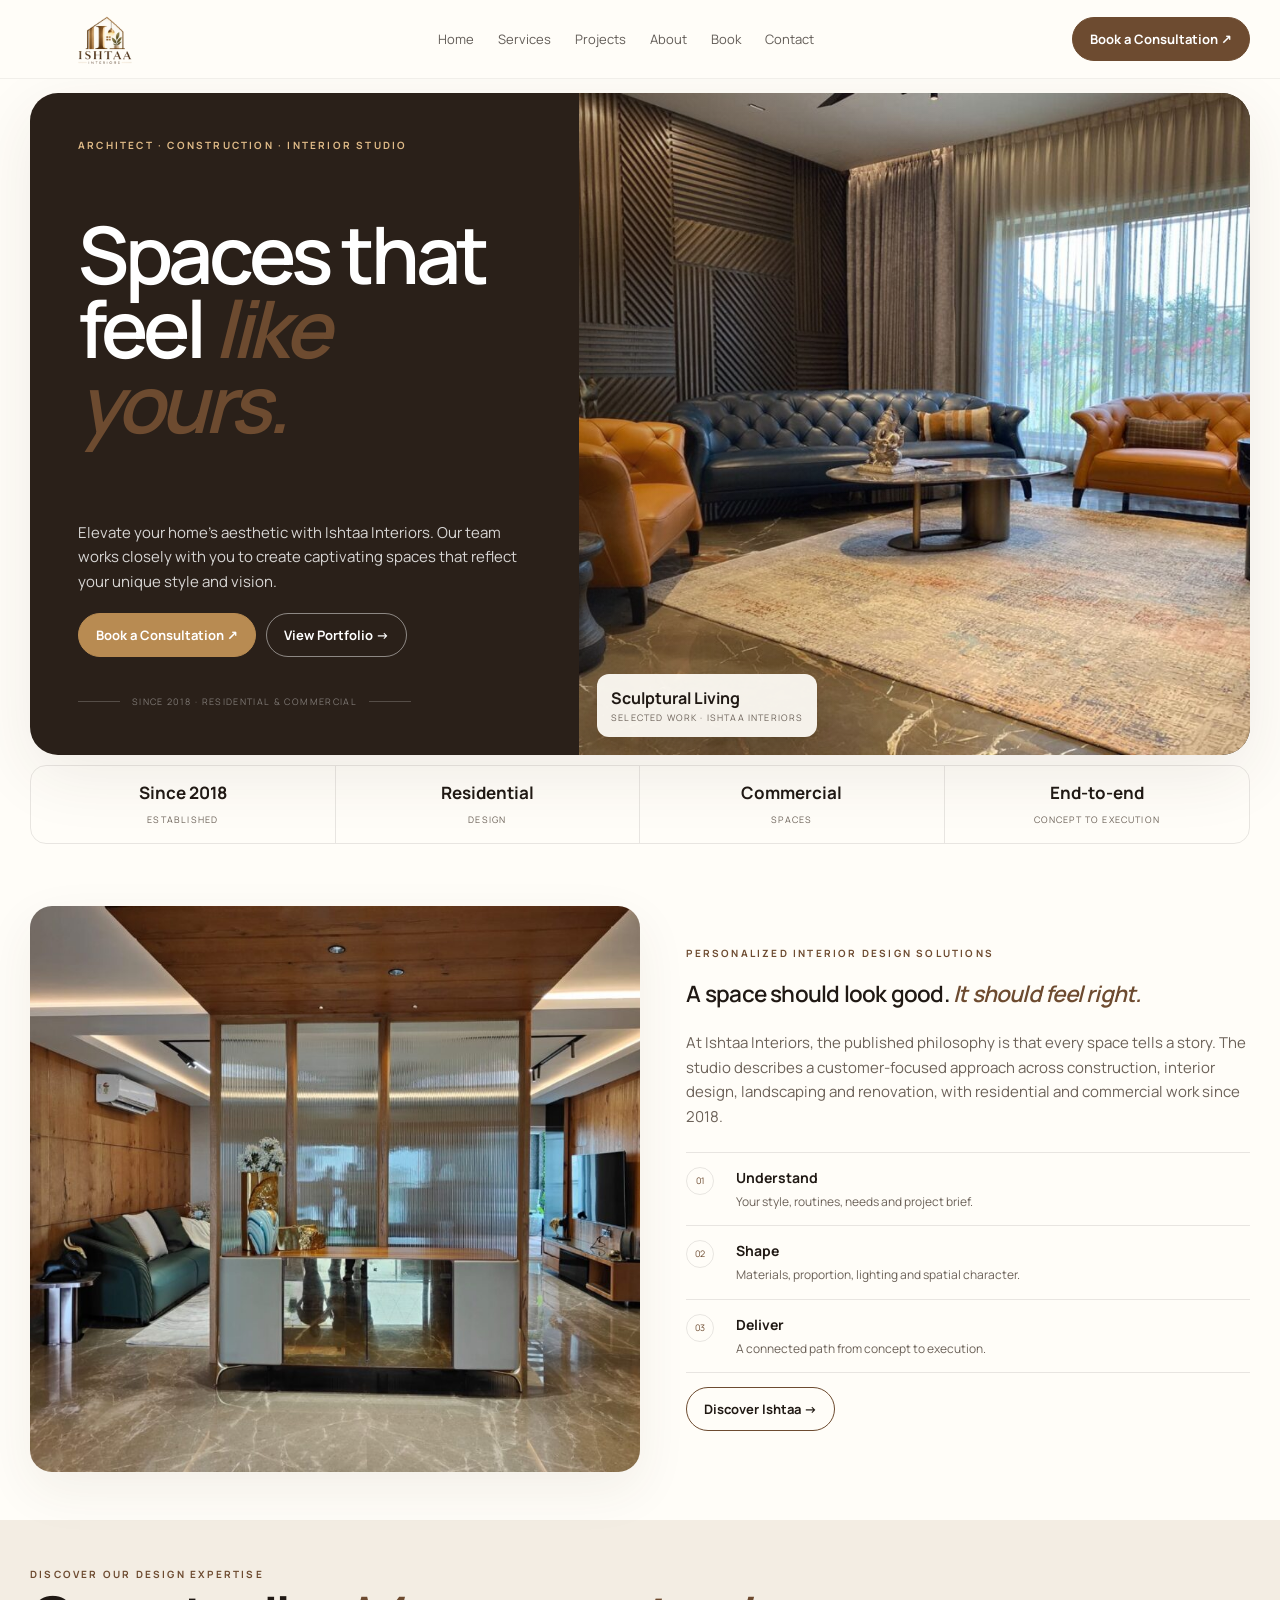
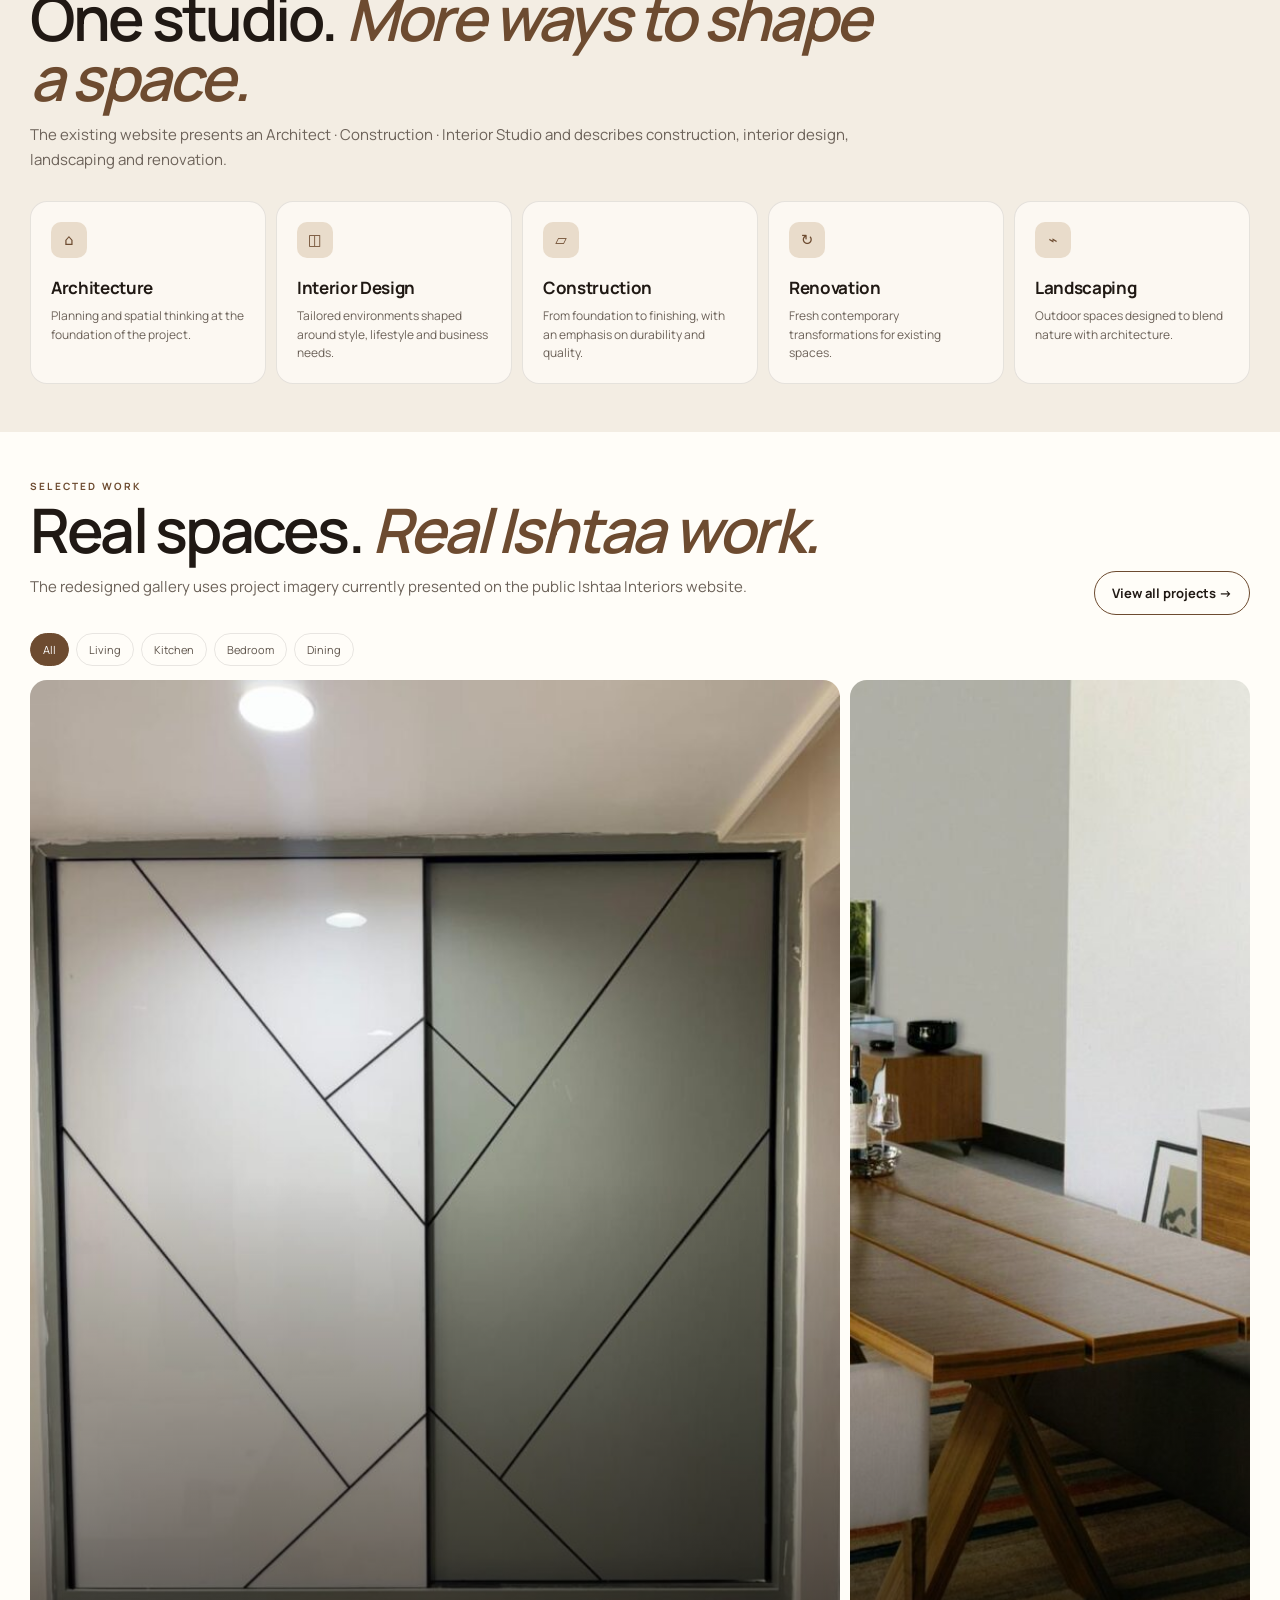
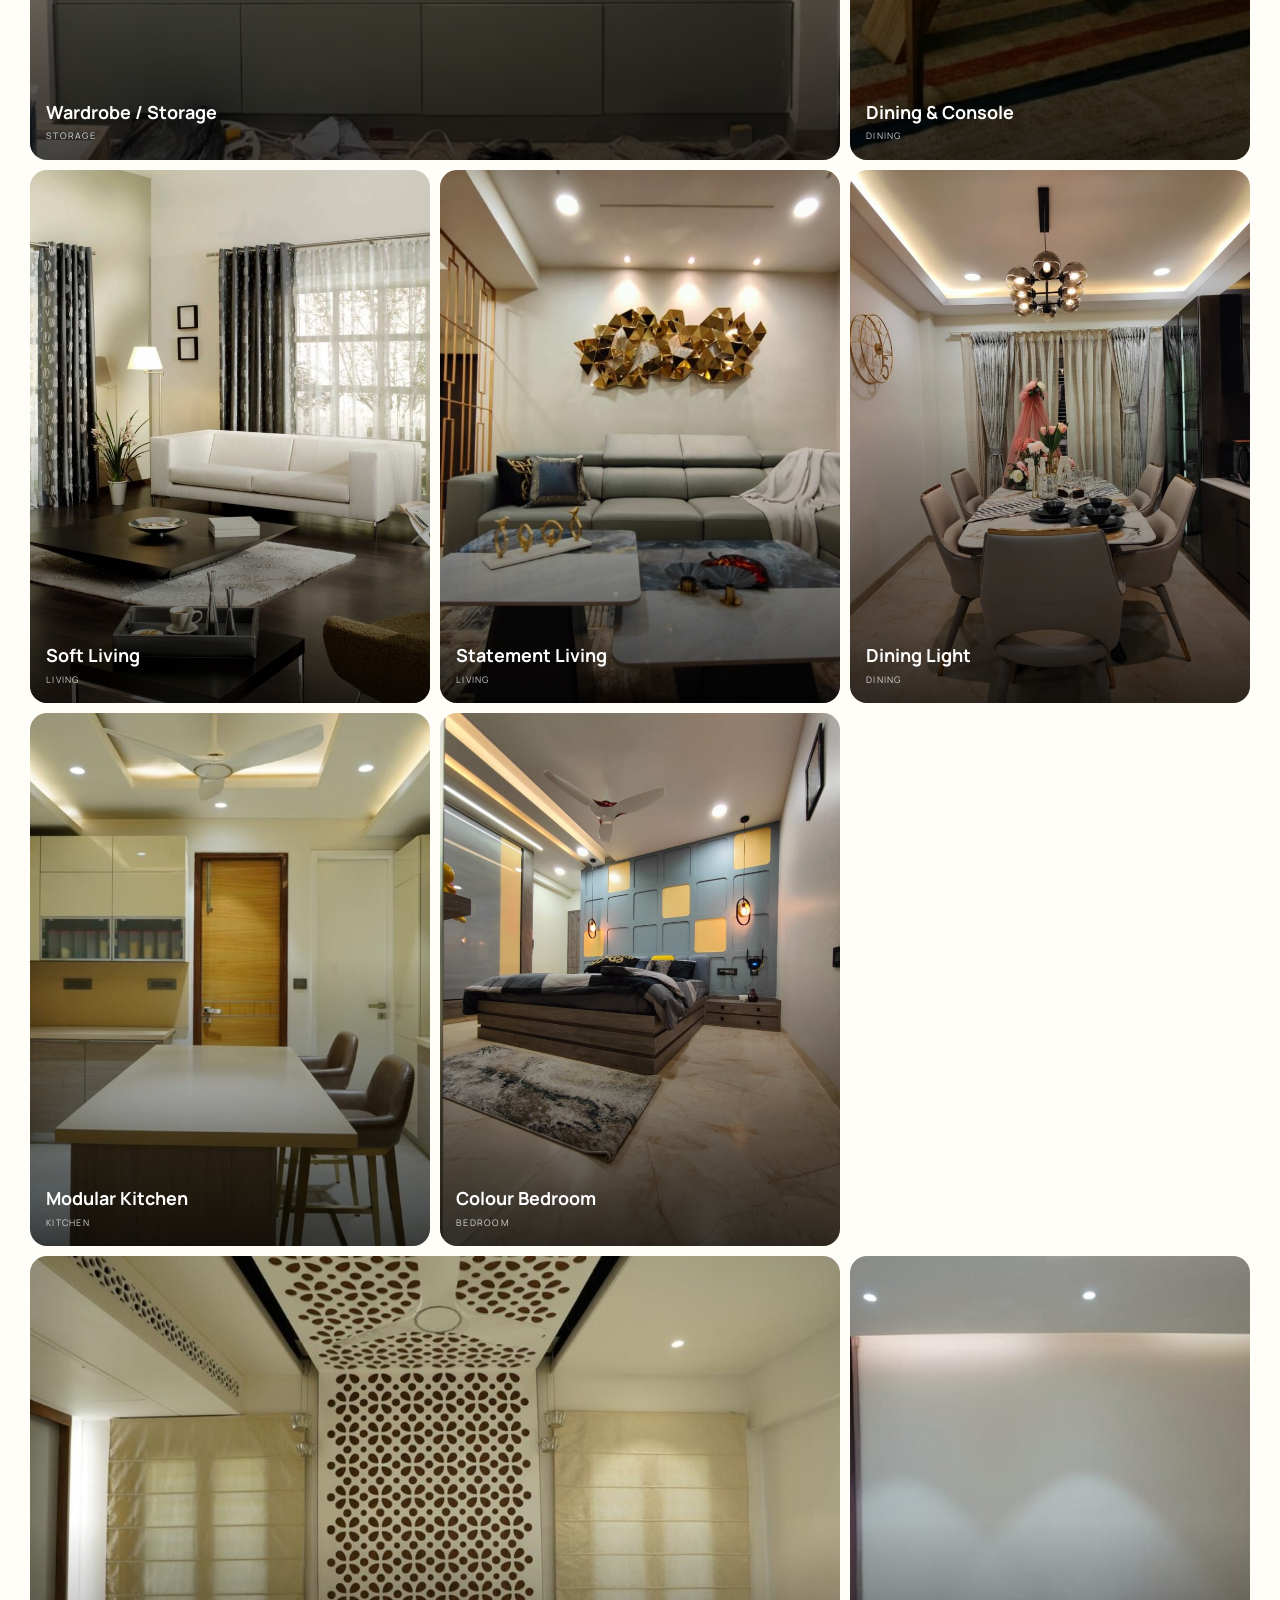
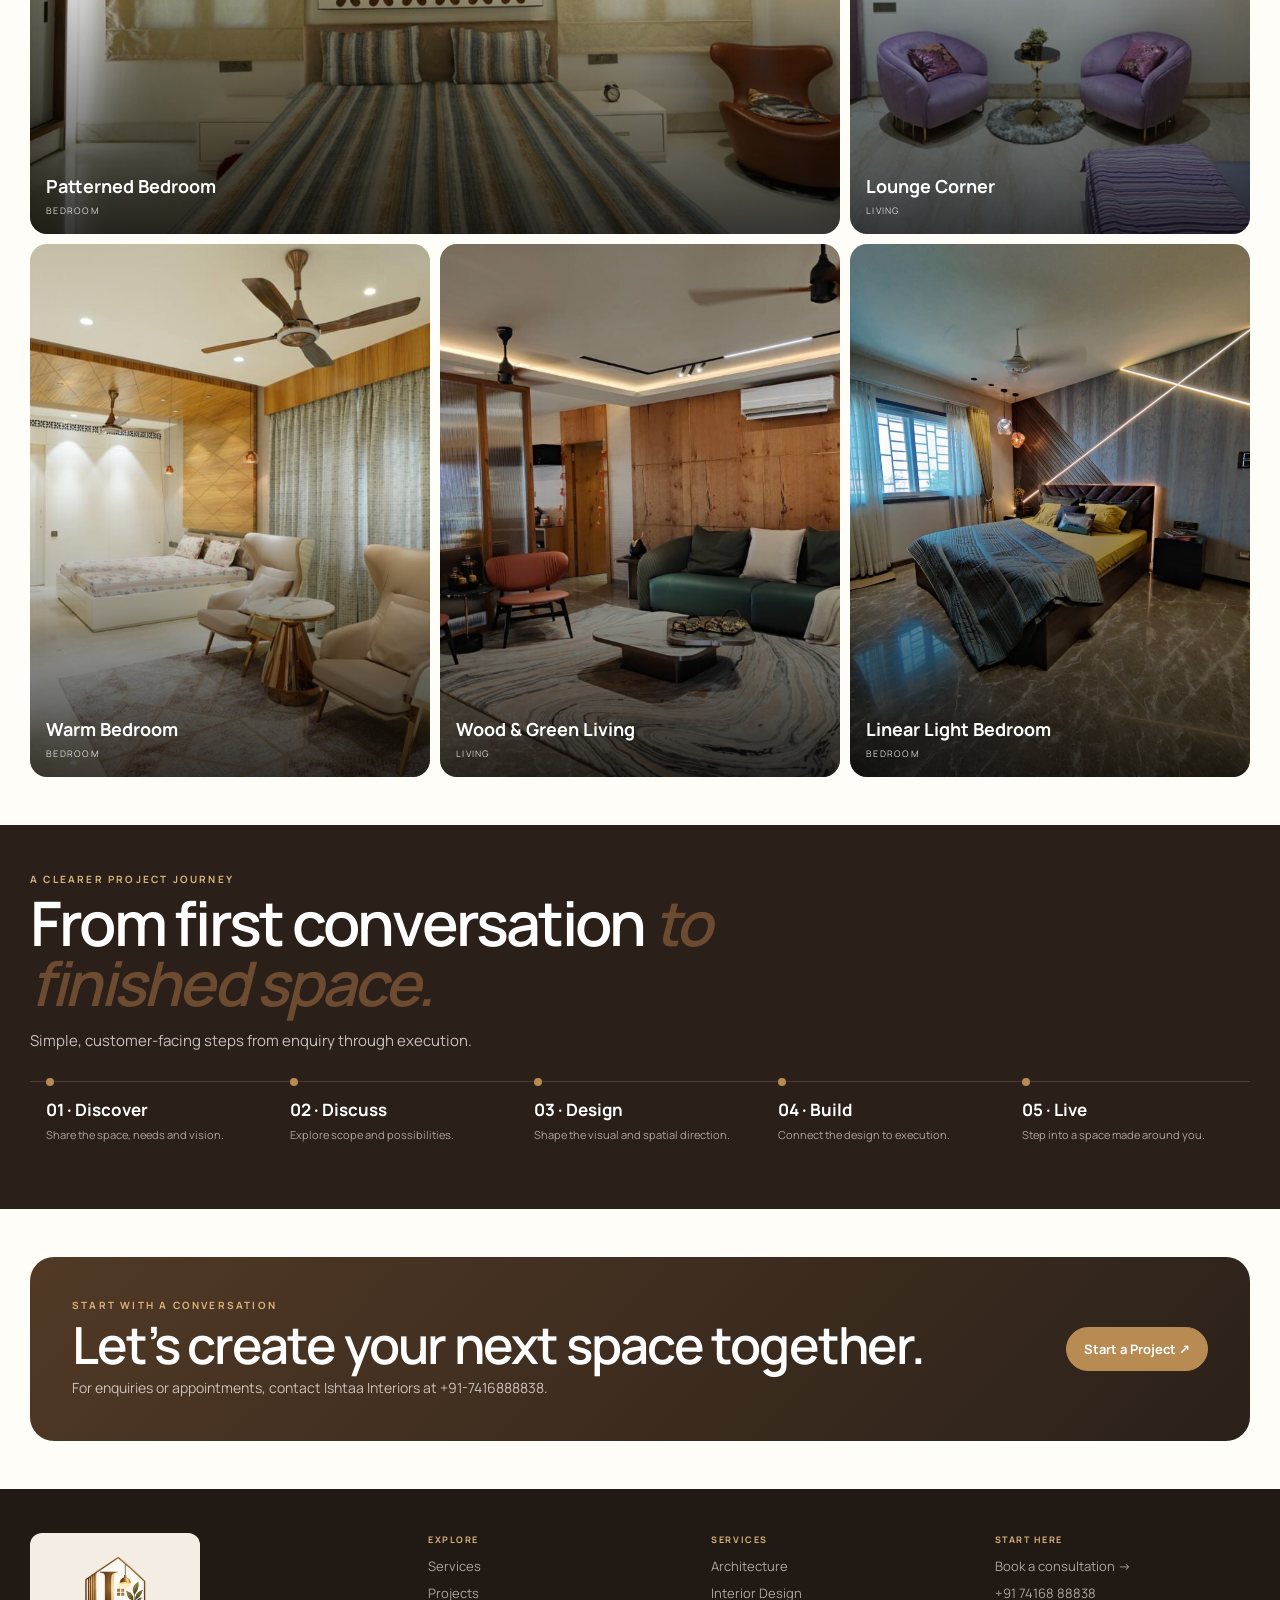
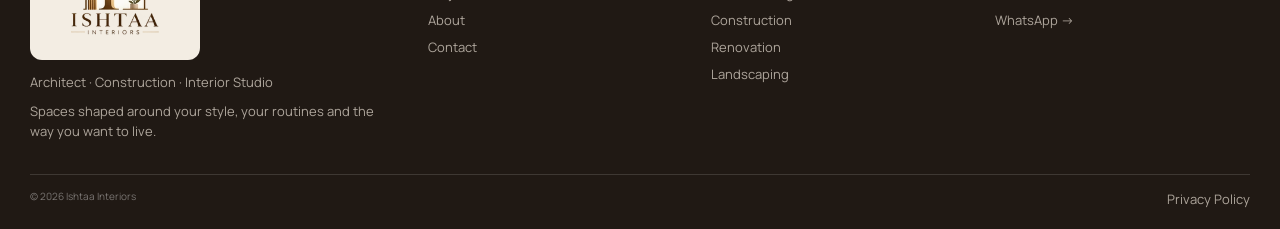
<file: index.html>
<!doctype html><html lang="en"><head><meta charset="utf-8"><meta name="viewport" content="width=device-width,initial-scale=1"><title>Home — ISHTAA INTERIORS</title><meta name="description" content="Ishtaa Interiors — Architect, Construction and Interior Studio."><link rel="stylesheet" href="css/site.css"></head><body><header class="site-header"><div class="container nav"><a class="brand" href="./"><img src="assets/logo-approved.webp" alt="ISHTAA INTERIORS"></a><nav class="nav-links"><a href="./">Home</a><a href="services/">Services</a><a href="portfolio/">Projects</a><a href="about/">About</a><a href="reservations/">Book</a><a href="contact/">Contact</a></nav><a class="btn primary" href="reservations/">Book a Consultation ↗</a><button class="nav-menu" data-menu aria-label="Menu">☰</button></div></header><main>
<section class="hero"><div class="container"><div class="hero-shell"><div class="hero-copy"><div class="eyebrow">Architect · Construction · Interior Studio</div><h1 class="display serif">Spaces that feel <em>like yours.</em></h1><p>Elevate your home’s aesthetic with Ishtaa Interiors. Our team works closely with you to create captivating spaces that reflect your unique style and vision.</p><div class="hero-actions"><a class="btn gold" href="reservations/">Book a Consultation ↗</a><a class="btn light" href="portfolio/">View Portfolio →</a></div><div class="hero-meta"><span></span>Since 2018 · Residential & Commercial<span></span></div></div><div class="hero-visual"><img src="assets/source/16c2d819-052f-4eb6-b707-6ecf13e9c66d-1024x768.jpg" data-remote="https://ishtaainteriors.com/wp-content/uploads/2025/03/16c2d819-052f-4eb6-b707-6ecf13e9c66d-1024x768.jpg" alt="Sculptural living space"><div class="hero-label"><strong>Sculptural Living</strong><span>Selected work · Ishtaa Interiors</span></div></div></div><div class="trust"><div><strong>Since 2018</strong><span>Established</span></div><div><strong>Residential</strong><span>Design</span></div><div><strong>Commercial</strong><span>Spaces</span></div><div><strong>End-to-end</strong><span>Concept to execution</span></div></div></div></section>
<section class="section"><div class="container split"><div class="photo"><img src="assets/source/3d258397-cda4-41ec-afd2-9a0391f3aa58-1024x768.jpg" data-remote="https://ishtaainteriors.com/wp-content/uploads/2025/03/3d258397-cda4-41ec-afd2-9a0391f3aa58-1024x768.jpg" alt="Warm timber living space with fluted divider"></div><div class="copy"><div class="eyebrow">Personalized Interior Design Solutions</div><h2 class="section-head h2 serif">A space should look good. <em>It should feel right.</em></h2><p>At Ishtaa Interiors, the published philosophy is that every space tells a story. The studio describes a customer-focused approach across construction, interior design, landscaping and renovation, with residential and commercial work since 2018.</p><div class="detail-list"><div class="detail"><div class="detail-num">01</div><div><h3>Understand</h3><p>Your style, routines, needs and project brief.</p></div></div><div class="detail"><div class="detail-num">02</div><div><h3>Shape</h3><p>Materials, proportion, lighting and spatial character.</p></div></div><div class="detail"><div class="detail-num">03</div><div><h3>Deliver</h3><p>A connected path from concept to execution.</p></div></div></div><a class="btn ghost" href="about/">Discover Ishtaa →</a></div></div></section>
<section class="section cream" id="services"><div class="container"><div class="section-head"><div class="eyebrow">Discover Our Design Expertise</div><h2 class="serif">One studio. <em>More ways to shape a space.</em></h2><p>The existing website presents an Architect · Construction · Interior Studio and describes construction, interior design, landscaping and renovation.</p></div><div class="services-grid"><article class="service reveal"><div class="icon">⌂</div><h3>Architecture</h3><p>Planning and spatial thinking at the foundation of the project.</p></article><article class="service reveal"><div class="icon">◫</div><h3>Interior Design</h3><p>Tailored environments shaped around style, lifestyle and business needs.</p></article><article class="service reveal"><div class="icon">▱</div><h3>Construction</h3><p>From foundation to finishing, with an emphasis on durability and quality.</p></article><article class="service reveal"><div class="icon">↻</div><h3>Renovation</h3><p>Fresh contemporary transformations for existing spaces.</p></article><article class="service reveal"><div class="icon">⌁</div><h3>Landscaping</h3><p>Outdoor spaces designed to blend nature with architecture.</p></article></div></div></section>
<section class="section"><div class="container"><div class="work-top"><div class="section-head"><div class="eyebrow">Selected Work</div><h2 class="serif">Real spaces. <em>Real Ishtaa work.</em></h2><p>The redesigned gallery uses project imagery currently presented on the public Ishtaa Interiors website.</p></div><a class="btn ghost" href="portfolio/">View all projects →</a></div><div class="filters"><button class="filter active" data-filter="all">All</button><button class="filter" data-filter="living">Living</button><button class="filter" data-filter="kitchen">Kitchen</button><button class="filter" data-filter="bedroom">Bedroom</button><button class="filter" data-filter="dining">Dining</button></div><div class="gallery"><article class="project wide tall reveal" data-category="storage"><img src="assets/source/fc847db0-ee11-45ad-a36d-9181ce6a9bb4-768x1024.jpg" data-remote="https://ishtaainteriors.com/wp-content/uploads/2025/03/fc847db0-ee11-45ad-a36d-9181ce6a9bb4-768x1024.jpg" alt="Wardrobe / Storage"><div class="project-meta"><strong>Wardrobe / Storage</strong><span>storage</span></div></article><article class="project   reveal" data-category="dining"><img src="assets/source/qtq70fmfjpeg-2-768x1024.jpg" data-remote="https://ishtaainteriors.com/wp-content/uploads/2025/03/qtq70fmfjpeg-2-768x1024.jpg" alt="Dining & Console"><div class="project-meta"><strong>Dining & Console</strong><span>dining</span></div></article><article class="project   reveal" data-category="living"><img src="assets/source/qtq70fmfjpeg-6-768x1024.jpg" data-remote="https://ishtaainteriors.com/wp-content/uploads/2025/03/qtq70fmfjpeg-6-768x1024.jpg" alt="Soft Living"><div class="project-meta"><strong>Soft Living</strong><span>living</span></div></article><article class="project   reveal" data-category="living"><img src="assets/source/fa80f965-0091-40ab-ac39-32dad7d1b0d1-1024x768.jpg" data-remote="https://ishtaainteriors.com/wp-content/uploads/2025/03/fa80f965-0091-40ab-ac39-32dad7d1b0d1-1024x768.jpg" alt="Statement Living"><div class="project-meta"><strong>Statement Living</strong><span>living</span></div></article><article class="project   reveal" data-category="dining"><img src="assets/source/e855c9b5-906d-47b7-b1bc-0c99dd8b0352-768x1024.jpg" data-remote="https://ishtaainteriors.com/wp-content/uploads/2025/03/e855c9b5-906d-47b7-b1bc-0c99dd8b0352-768x1024.jpg" alt="Dining Light"><div class="project-meta"><strong>Dining Light</strong><span>dining</span></div></article><article class="project   reveal" data-category="kitchen"><img src="assets/source/e3bf7790-a618-4a70-ac47-4ee788da1f38-1024x730.jpg" data-remote="https://ishtaainteriors.com/wp-content/uploads/2025/03/e3bf7790-a618-4a70-ac47-4ee788da1f38-1024x730.jpg" alt="Modular Kitchen"><div class="project-meta"><strong>Modular Kitchen</strong><span>kitchen</span></div></article><article class="project   reveal" data-category="bedroom"><img src="assets/source/c864a165-830b-48a9-9d74-56b81434b794-768x1024.jpg" data-remote="https://ishtaainteriors.com/wp-content/uploads/2025/03/c864a165-830b-48a9-9d74-56b81434b794-768x1024.jpg" alt="Colour Bedroom"><div class="project-meta"><strong>Colour Bedroom</strong><span>bedroom</span></div></article><article class="project wide  reveal" data-category="bedroom"><img src="assets/source/ce1b903f-304d-4d7e-9011-d2ed2089edf0-1024x730.jpg" data-remote="https://ishtaainteriors.com/wp-content/uploads/2025/03/ce1b903f-304d-4d7e-9011-d2ed2089edf0-1024x730.jpg" alt="Patterned Bedroom"><div class="project-meta"><strong>Patterned Bedroom</strong><span>bedroom</span></div></article><article class="project   reveal" data-category="living"><img src="assets/source/cf7f6c8a-3c69-410c-b08d-0edd836a54b8-1024x730.jpg" data-remote="https://ishtaainteriors.com/wp-content/uploads/2025/03/cf7f6c8a-3c69-410c-b08d-0edd836a54b8-1024x730.jpg" alt="Lounge Corner"><div class="project-meta"><strong>Lounge Corner</strong><span>living</span></div></article><article class="project  tall reveal" data-category="bedroom"><img src="assets/source/ade81c63-a138-4722-b4bb-9b6c365204a6-1024x730.jpg" data-remote="https://ishtaainteriors.com/wp-content/uploads/2025/03/ade81c63-a138-4722-b4bb-9b6c365204a6-1024x730.jpg" alt="Warm Bedroom"><div class="project-meta"><strong>Warm Bedroom</strong><span>bedroom</span></div></article><article class="project   reveal" data-category="living"><img src="assets/source/acc555be-33fe-4762-a342-e9e5fdffdffe-1024x768.jpg" data-remote="https://ishtaainteriors.com/wp-content/uploads/2025/03/acc555be-33fe-4762-a342-e9e5fdffdffe-1024x768.jpg" alt="Wood & Green Living"><div class="project-meta"><strong>Wood & Green Living</strong><span>living</span></div></article><article class="project   reveal" data-category="bedroom"><img src="assets/source/8695a812-6b93-41b7-ae76-74a3fcb1993a-768x1024.jpg" data-remote="https://ishtaainteriors.com/wp-content/uploads/2025/03/8695a812-6b93-41b7-ae76-74a3fcb1993a-768x1024.jpg" alt="Linear Light Bedroom"><div class="project-meta"><strong>Linear Light Bedroom</strong><span>bedroom</span></div></article></div></div></section>
<section class="section dark"><div class="container"><div class="section-head"><div class="eyebrow">A clearer project journey</div><h2 class="serif">From first conversation <em>to finished space.</em></h2><p>Simple, customer-facing steps from enquiry through execution.</p></div><div class="steps"><div class="step"><strong>01 · Discover</strong><p>Share the space, needs and vision.</p></div><div class="step"><strong>02 · Discuss</strong><p>Explore scope and possibilities.</p></div><div class="step"><strong>03 · Design</strong><p>Shape the visual and spatial direction.</p></div><div class="step"><strong>04 · Build</strong><p>Connect the design to execution.</p></div><div class="step"><strong>05 · Live</strong><p>Step into a space made around you.</p></div></div></div></section>
<section class="section"><div class="container"><div class="cta"><div><div class="eyebrow">Start with a conversation</div><h2 class="serif">Let’s create your next space together.</h2><p>For enquiries or appointments, contact Ishtaa Interiors at +91-7416888838.</p></div><a class="btn gold" href="reservations/">Start a Project ↗</a></div></div></section></main><footer class="footer"><div class="container footer-grid"><div class="footer-brand"><img src="assets/logo-approved.webp" alt="ISHTAA INTERIORS"><p>Architect · Construction · Interior Studio</p><p>Spaces shaped around your style, your routines and the way you want to live.</p></div><div><h4>Explore</h4><p><a href="services/">Services</a></p><p><a href="portfolio/">Projects</a></p><p><a href="about/">About</a></p><p><a href="contact/">Contact</a></p></div><div><h4>Services</h4><p>Architecture</p><p>Interior Design</p><p>Construction</p><p>Renovation</p><p>Landscaping</p></div><div><h4>Start here</h4><p><a href="reservations/">Book a consultation →</a></p><p><a href="tel:+917416888838">+91 74168 88838</a></p><p><a href="https://wa.me/917416888838">WhatsApp →</a></p></div></div><div class="container footer-bottom"><span>© <span data-year></span> Ishtaa Interiors</span><span><a href="privacy-policy/">Privacy Policy</a></span></div></footer><div class="lightbox"><button data-close aria-label="Close">×</button><figure><img alt=""><figcaption></figcaption></figure></div><script src="js/site.js"></script></body></html>
</file>
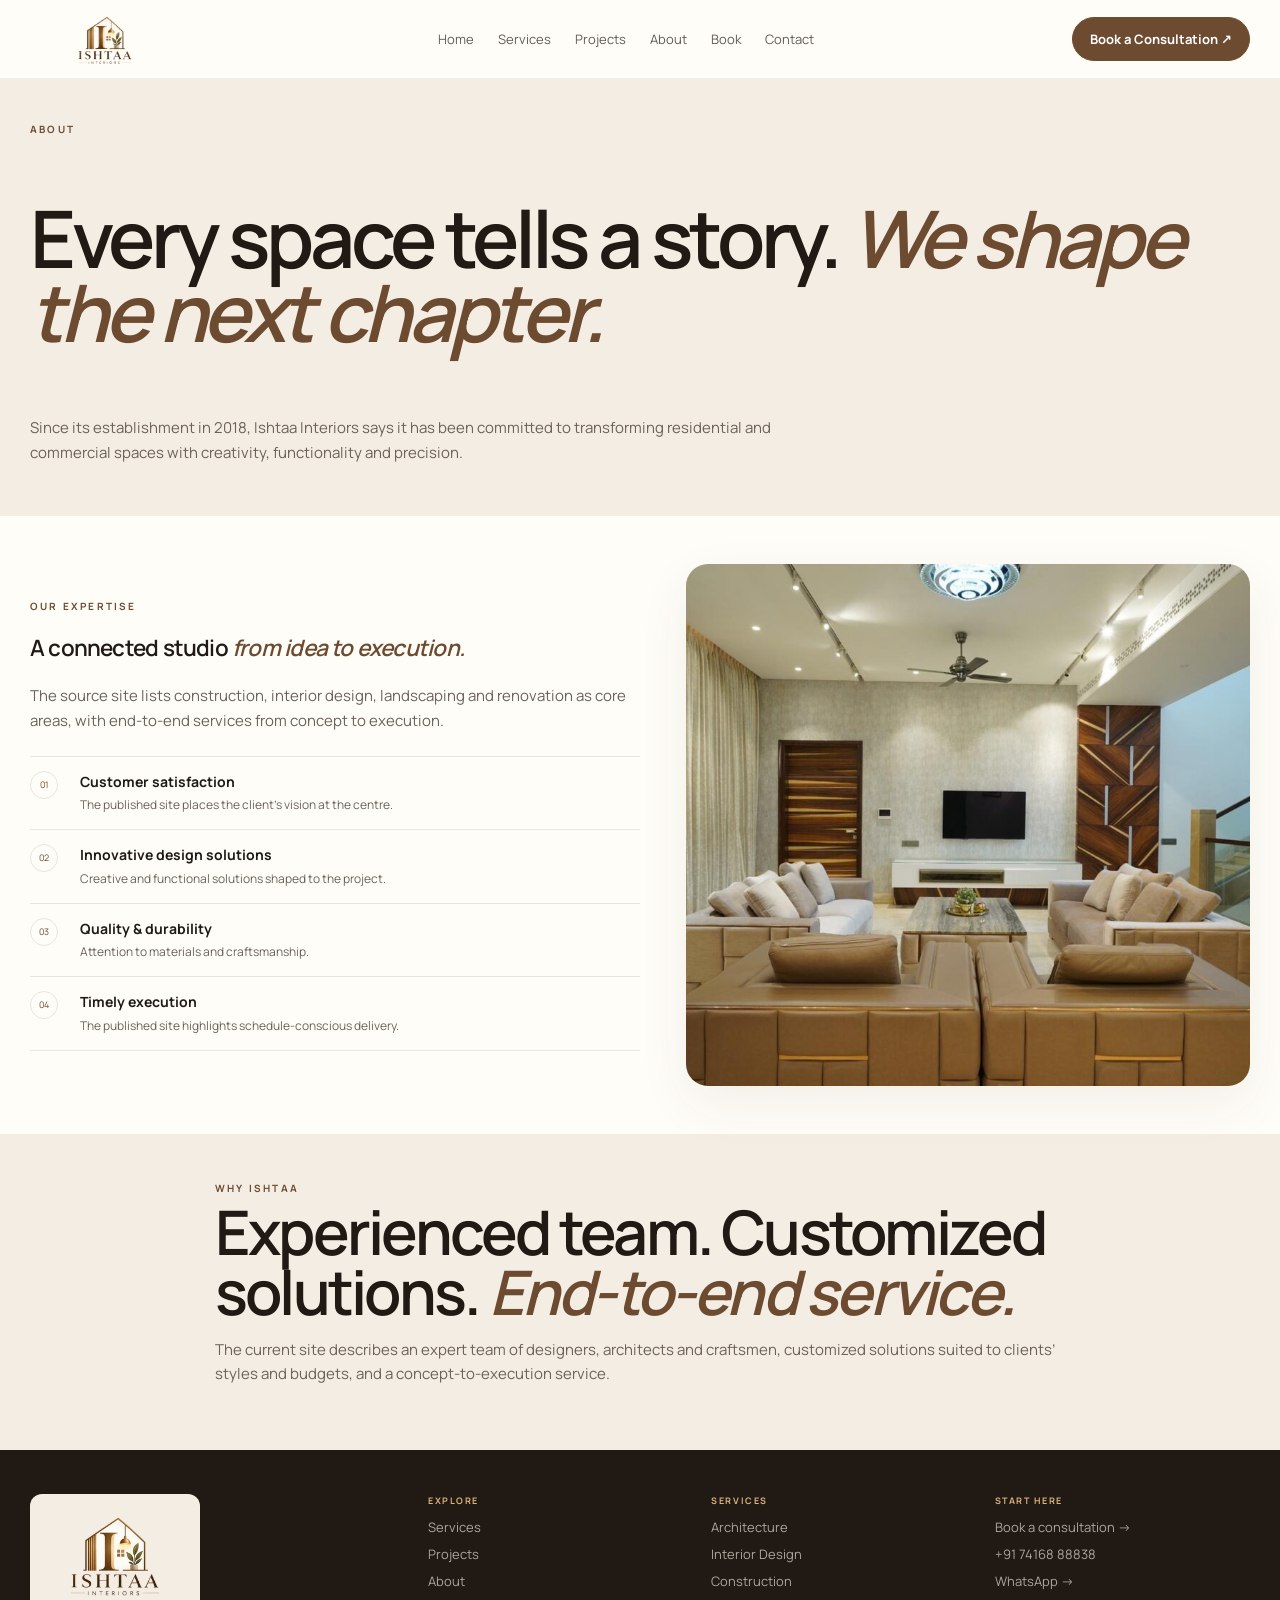
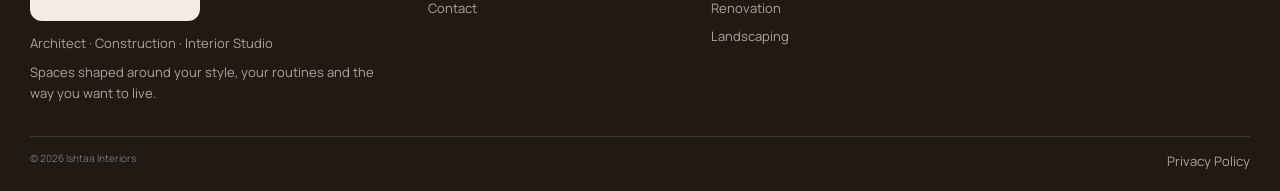
<file: about/index.html>
<!doctype html><html lang="en"><head><meta charset="utf-8"><meta name="viewport" content="width=device-width,initial-scale=1"><title>About — ISHTAA INTERIORS</title><meta name="description" content="About Ishtaa Interiors and its approach to residential and commercial design."><link rel="stylesheet" href="../css/site.css"></head><body><header class="site-header"><div class="container nav"><a class="brand" href="../"><img src="../assets/logo-approved.webp" alt="ISHTAA INTERIORS"></a><nav class="nav-links"><a href="../">Home</a><a href="../services/">Services</a><a href="../portfolio/">Projects</a><a href="../about/">About</a><a href="../reservations/">Book</a><a href="../contact/">Contact</a></nav><a class="btn primary" href="../reservations/">Book a Consultation ↗</a><button class="nav-menu" data-menu aria-label="Menu">☰</button></div></header><main><section class="page-hero"><div class="container"><div class="eyebrow">About</div><h1 class="display serif">Every space tells a story. <em>We shape the next chapter.</em></h1><p>Since its establishment in 2018, Ishtaa Interiors says it has been committed to transforming residential and commercial spaces with creativity, functionality and precision.</p></div></section><section class="section"><div class="container split"><div class="copy"><div class="eyebrow">Our Expertise</div><h2 class="serif">A connected studio <em>from idea to execution.</em></h2><p>The source site lists construction, interior design, landscaping and renovation as core areas, with end-to-end services from concept to execution.</p><div class="detail-list"><div class="detail"><div class="detail-num">01</div><div><h3>Customer satisfaction</h3><p>The published site places the client’s vision at the centre.</p></div></div><div class="detail"><div class="detail-num">02</div><div><h3>Innovative design solutions</h3><p>Creative and functional solutions shaped to the project.</p></div></div><div class="detail"><div class="detail-num">03</div><div><h3>Quality & durability</h3><p>Attention to materials and craftsmanship.</p></div></div><div class="detail"><div class="detail-num">04</div><div><h3>Timely execution</h3><p>The published site highlights schedule-conscious delivery.</p></div></div></div></div><div class="photo"><img src="../assets/source/995b3aac-b95b-4c89-848e-cf5aaa6e6582-1024x730.jpg" data-remote="https://ishtaainteriors.com/wp-content/uploads/2025/03/995b3aac-b95b-4c89-848e-cf5aaa6e6582-1024x730.jpg" alt="Family living space"></div></div></section><section class="section cream"><div class="container section-head"><div class="eyebrow">Why Ishtaa</div><h2 class="serif">Experienced team. Customized solutions. <em>End-to-end service.</em></h2><p>The current site describes an expert team of designers, architects and craftsmen, customized solutions suited to clients’ styles and budgets, and a concept-to-execution service.</p></div></section></main><footer class="footer"><div class="container footer-grid"><div class="footer-brand"><img src="../assets/logo-approved.webp" alt="ISHTAA INTERIORS"><p>Architect · Construction · Interior Studio</p><p>Spaces shaped around your style, your routines and the way you want to live.</p></div><div><h4>Explore</h4><p><a href="../services/">Services</a></p><p><a href="../portfolio/">Projects</a></p><p><a href="../about/">About</a></p><p><a href="../contact/">Contact</a></p></div><div><h4>Services</h4><p>Architecture</p><p>Interior Design</p><p>Construction</p><p>Renovation</p><p>Landscaping</p></div><div><h4>Start here</h4><p><a href="../reservations/">Book a consultation →</a></p><p><a href="tel:+917416888838">+91 74168 88838</a></p><p><a href="https://wa.me/917416888838">WhatsApp →</a></p></div></div><div class="container footer-bottom"><span>© <span data-year></span> Ishtaa Interiors</span><span><a href="../privacy-policy/">Privacy Policy</a></span></div></footer><div class="lightbox"><button data-close aria-label="Close">×</button><figure><img alt=""><figcaption></figcaption></figure></div><script src="../js/site.js"></script></body></html>
</file>
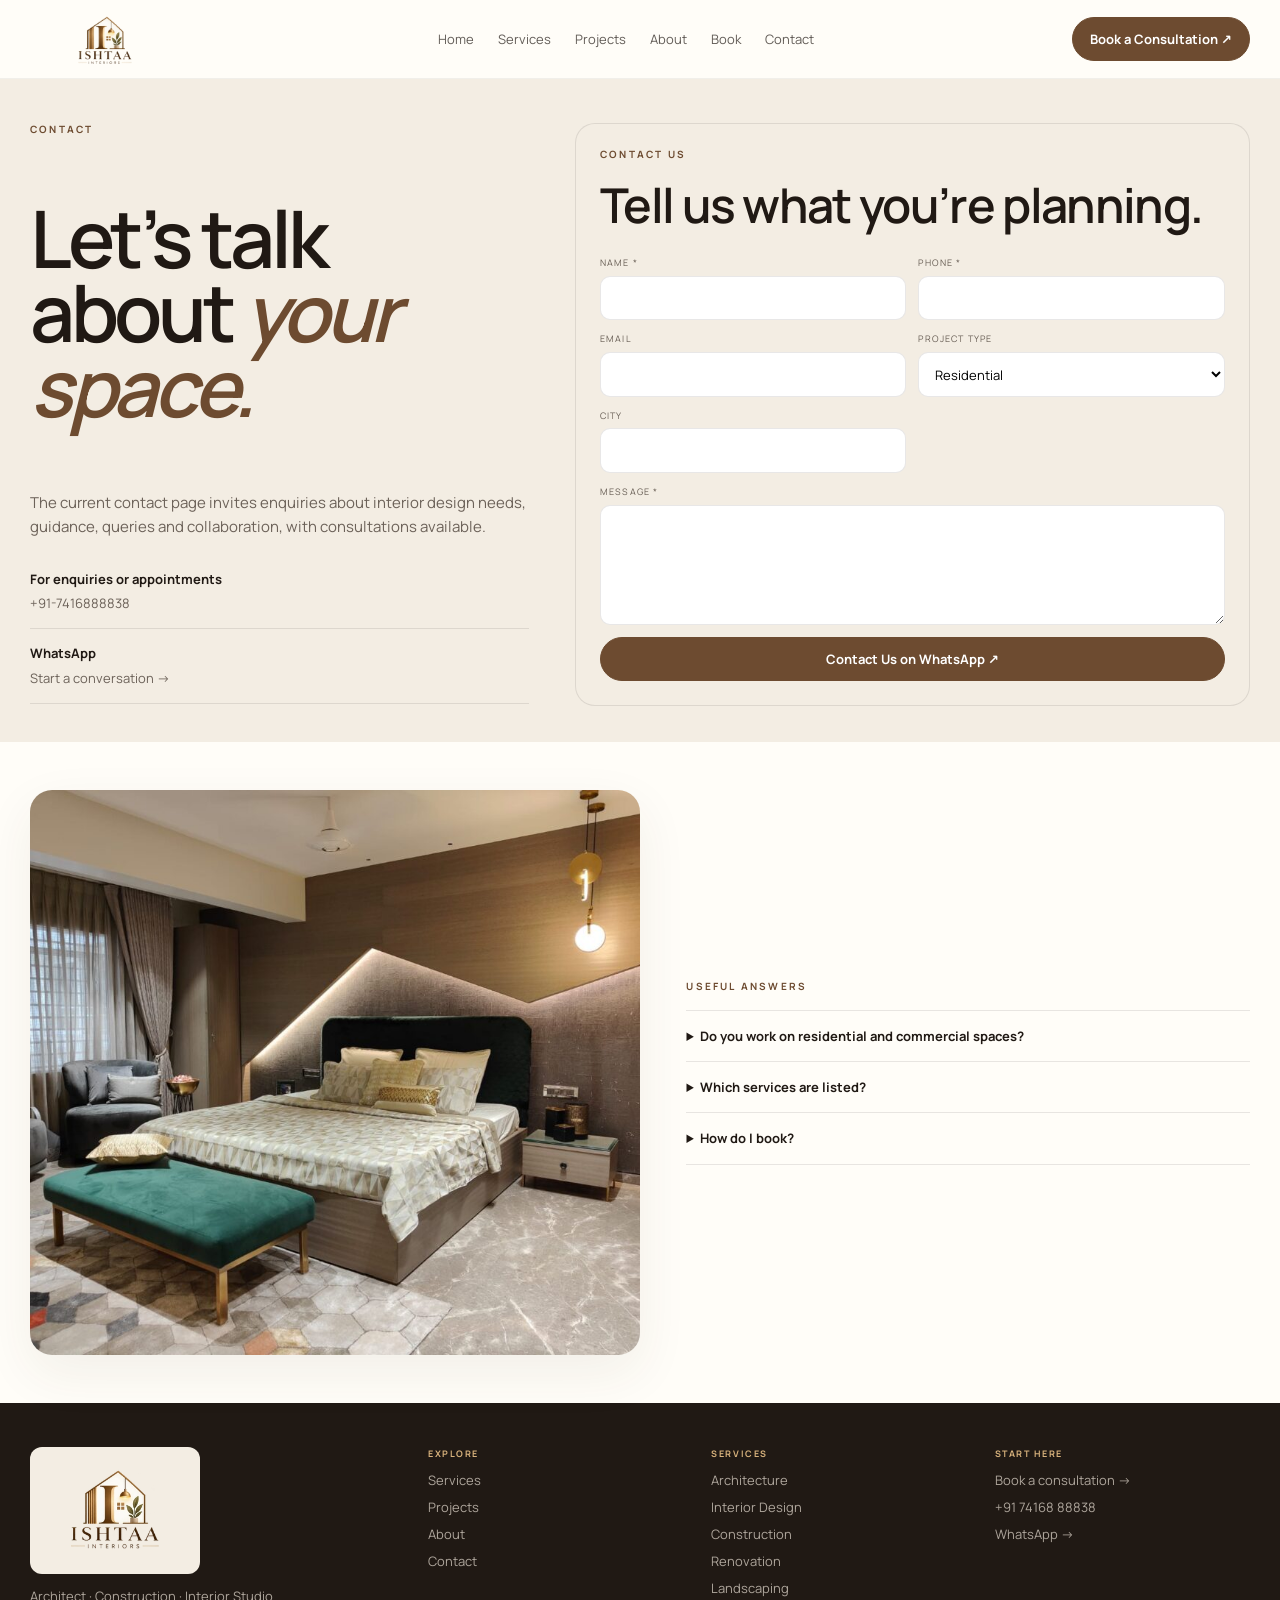
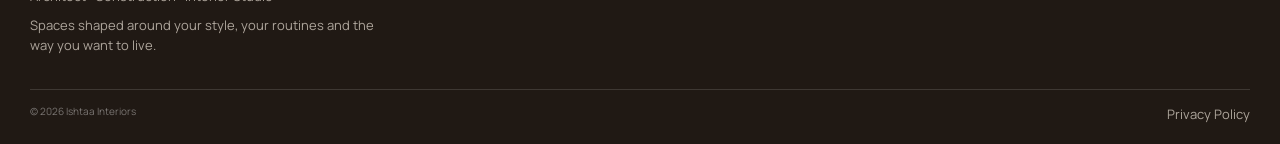
<file: contact/index.html>
<!doctype html><html lang="en"><head><meta charset="utf-8"><meta name="viewport" content="width=device-width,initial-scale=1"><title>Contact — ISHTAA INTERIORS</title><meta name="description" content="Contact Ishtaa Interiors for design enquiries and appointments."><link rel="stylesheet" href="../css/site.css"></head><body><header class="site-header"><div class="container nav"><a class="brand" href="../"><img src="../assets/logo-approved.webp" alt="ISHTAA INTERIORS"></a><nav class="nav-links"><a href="../">Home</a><a href="../services/">Services</a><a href="../portfolio/">Projects</a><a href="../about/">About</a><a href="../reservations/">Book</a><a href="../contact/">Contact</a></nav><a class="btn primary" href="../reservations/">Book a Consultation ↗</a><button class="nav-menu" data-menu aria-label="Menu">☰</button></div></header><main><section class="page-hero"><div class="container contact-grid"><div class="copy"><div class="eyebrow">Contact</div><h1 class="display serif">Let’s talk about <em>your space.</em></h1><p>The current contact page invites enquiries about interior design needs, guidance, queries and collaboration, with consultations available.</p><div class="contact-item"><strong>For enquiries or appointments</strong><a href="tel:+917416888838">+91-7416888838</a></div><div class="contact-item"><strong>WhatsApp</strong><a href="https://wa.me/917416888838">Start a conversation →</a></div></div><form class="form-card" id="projectForm"><div class="eyebrow">Contact Us</div><h2 class="serif" style="font-size:3rem">Tell us what you’re planning.</h2><div class="form-grid"><div class="field"><label>Name *</label><input name="name" required></div><div class="field"><label>Phone *</label><input name="phone" required></div><div class="field"><label>Email</label><input name="email" type="email"></div><div class="field"><label>Project type</label><select name="project"><option>Residential</option><option>Commercial</option><option>Architecture</option><option>Construction</option><option>Renovation</option><option>Landscaping</option></select></div><div class="field"><label>City</label><input name="city"></div><div class="field full"><label>Message *</label><textarea name="message" required></textarea></div><div class="field full"><button class="btn primary" type="submit">Contact Us on WhatsApp ↗</button></div></div></form></div></section><section class="section"><div class="container split"><div class="photo"><img src="../assets/source/214babb6-6d25-4506-9f2b-45f41aef09e5-1024x768.jpg" data-remote="https://ishtaainteriors.com/wp-content/uploads/2025/03/214babb6-6d25-4506-9f2b-45f41aef09e5-1024x768.jpg" alt="Statement bedroom with warm wood and hanging lights"></div><div><div class="eyebrow">Useful answers</div><div class="faq"><details><summary>Do you work on residential and commercial spaces?</summary><p>The current website describes both residential and commercial work.</p></details><details><summary>Which services are listed?</summary><p>Construction, interior design, landscaping and renovation are described, alongside the architecture-led studio positioning.</p></details><details><summary>How do I book?</summary><p>Call +91-7416888838 or use the consultation page.</p></details></div></div></div></section></main><footer class="footer"><div class="container footer-grid"><div class="footer-brand"><img src="../assets/logo-approved.webp" alt="ISHTAA INTERIORS"><p>Architect · Construction · Interior Studio</p><p>Spaces shaped around your style, your routines and the way you want to live.</p></div><div><h4>Explore</h4><p><a href="../services/">Services</a></p><p><a href="../portfolio/">Projects</a></p><p><a href="../about/">About</a></p><p><a href="../contact/">Contact</a></p></div><div><h4>Services</h4><p>Architecture</p><p>Interior Design</p><p>Construction</p><p>Renovation</p><p>Landscaping</p></div><div><h4>Start here</h4><p><a href="../reservations/">Book a consultation →</a></p><p><a href="tel:+917416888838">+91 74168 88838</a></p><p><a href="https://wa.me/917416888838">WhatsApp →</a></p></div></div><div class="container footer-bottom"><span>© <span data-year></span> Ishtaa Interiors</span><span><a href="../privacy-policy/">Privacy Policy</a></span></div></footer><div class="lightbox"><button data-close aria-label="Close">×</button><figure><img alt=""><figcaption></figcaption></figure></div><script src="../js/site.js"></script></body></html>
</file>
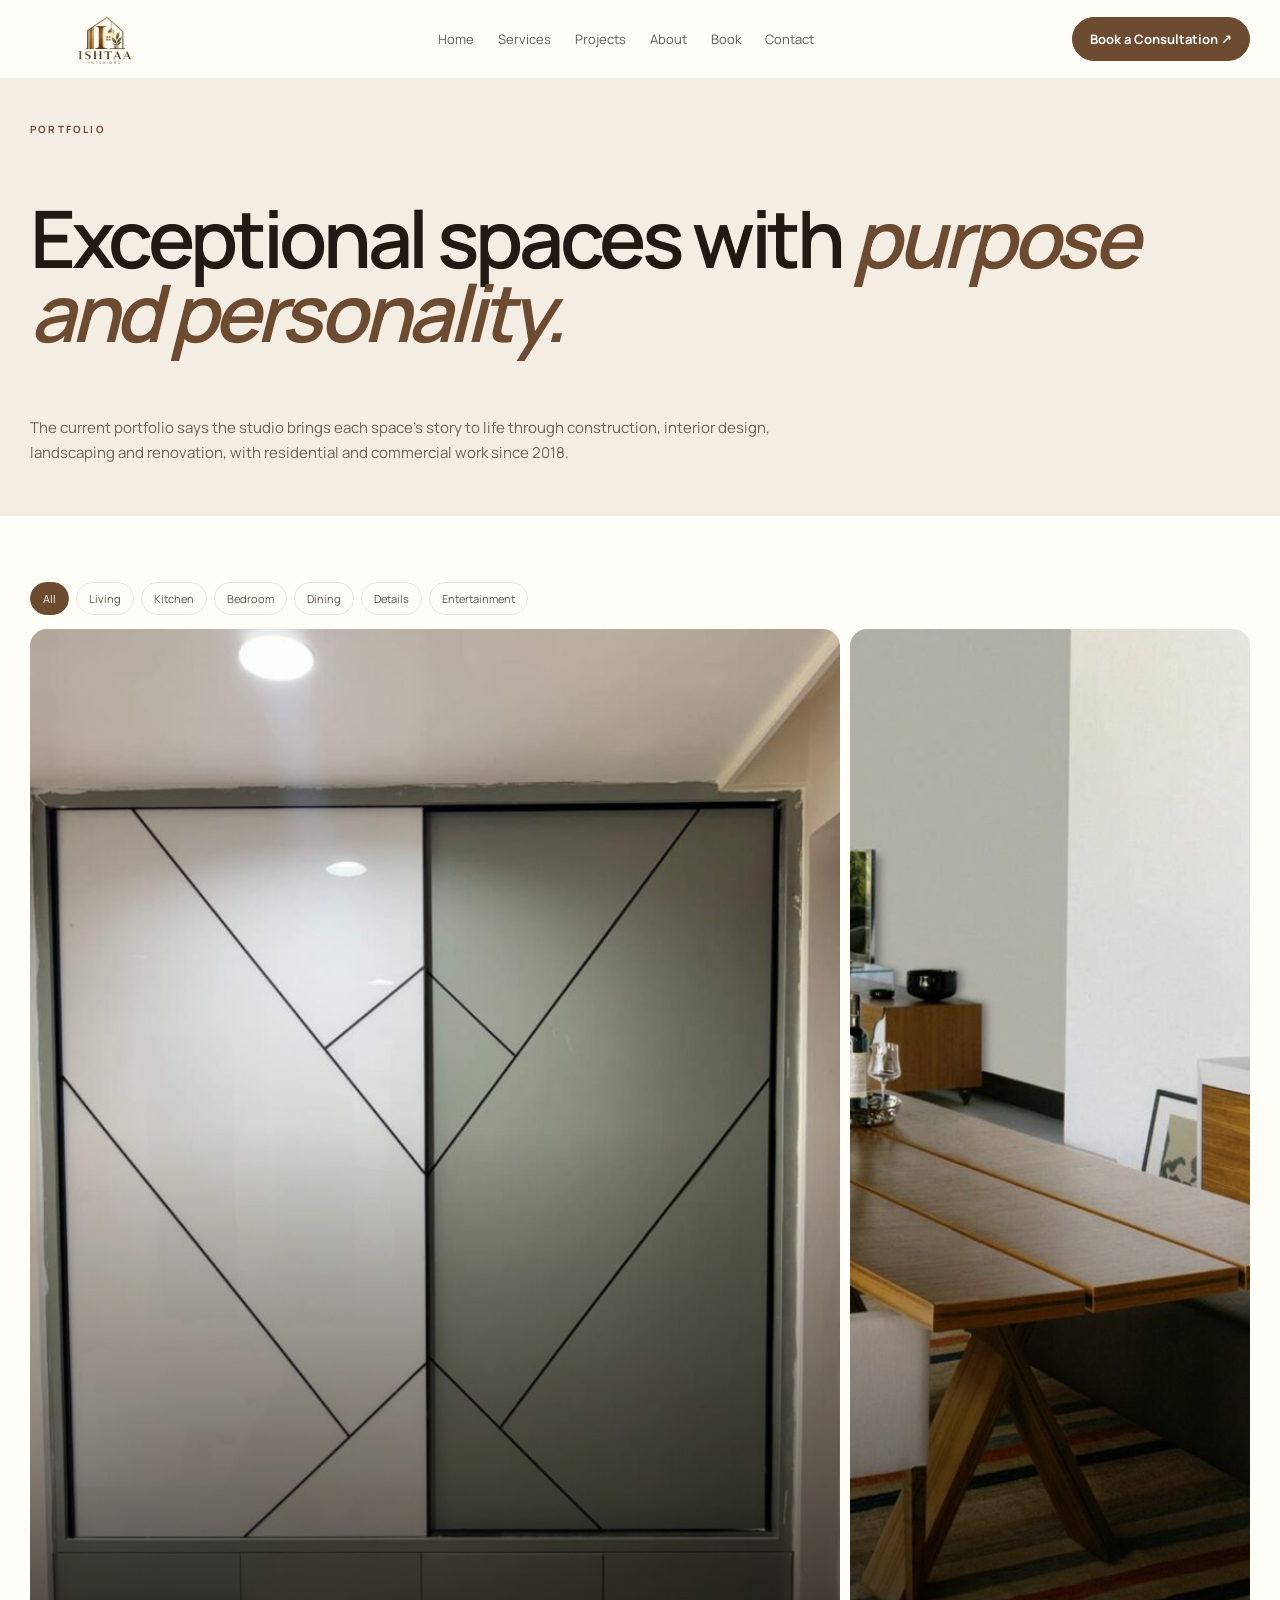
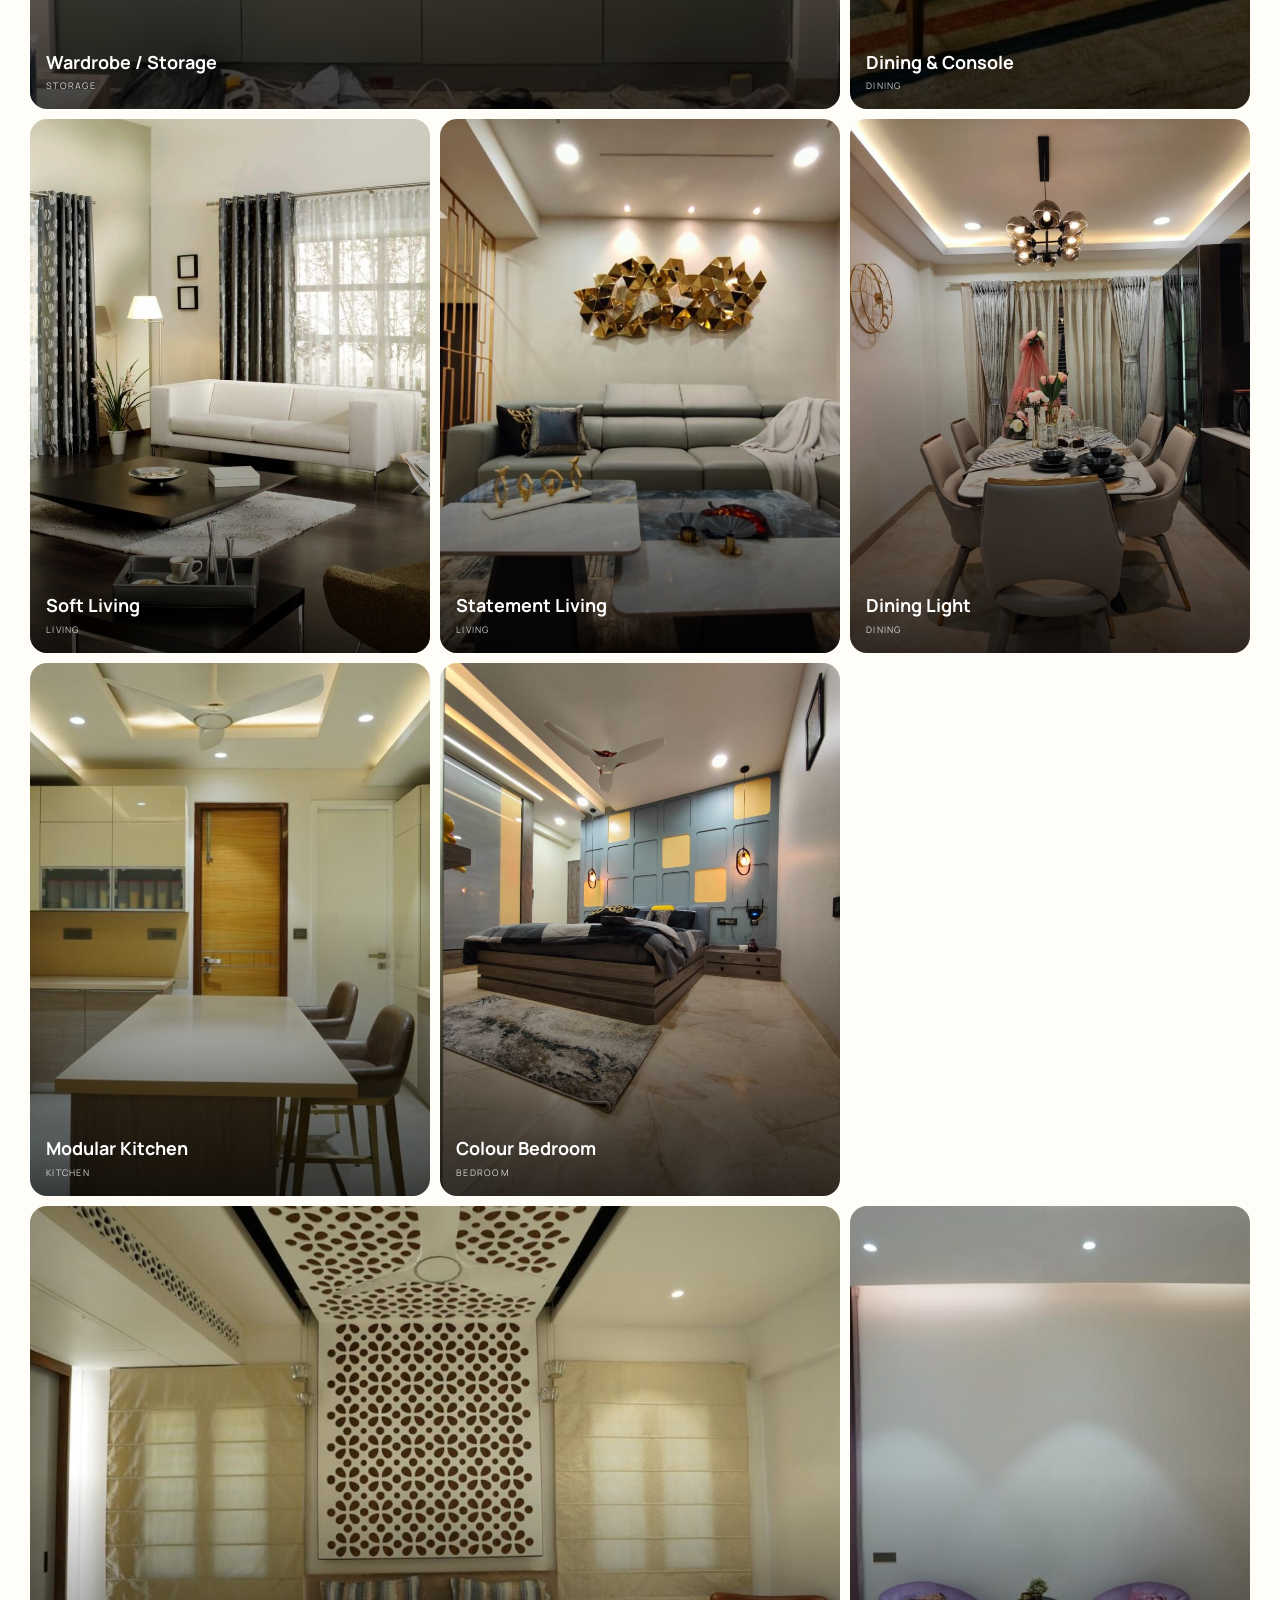
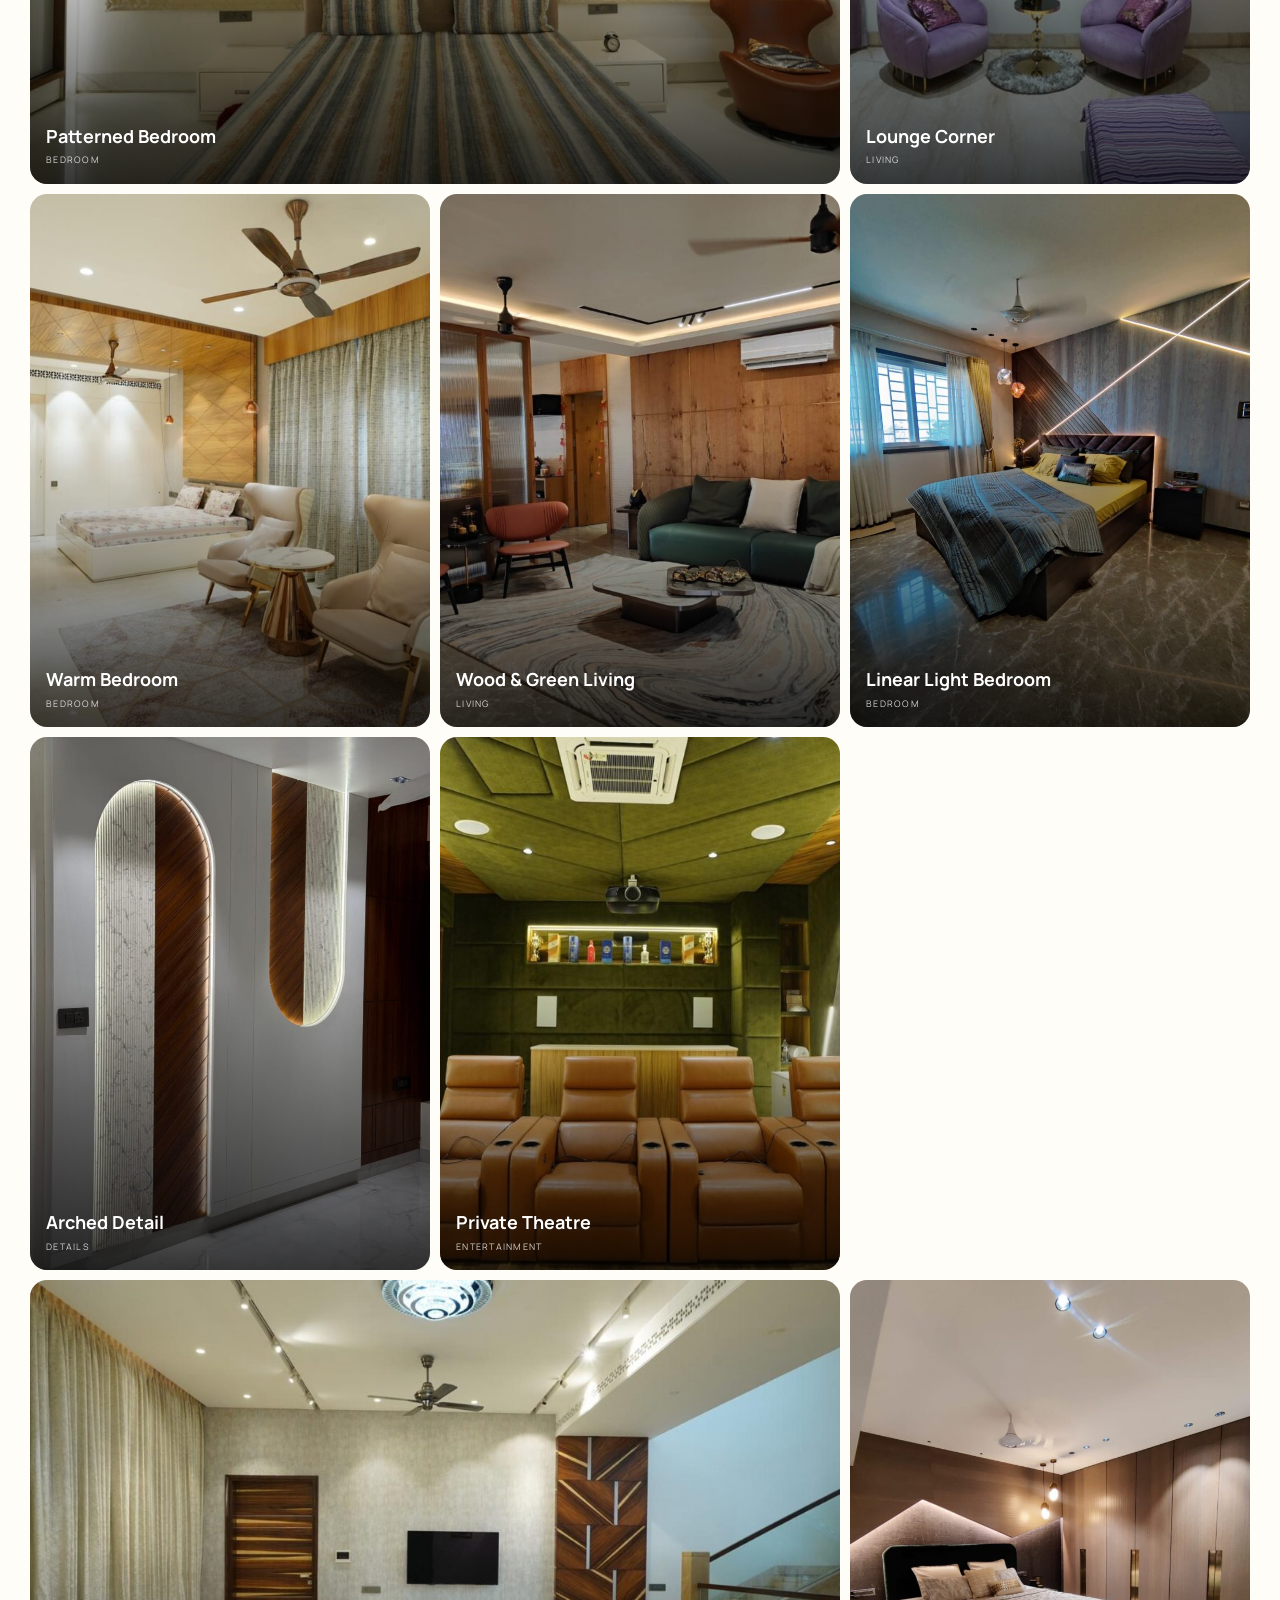
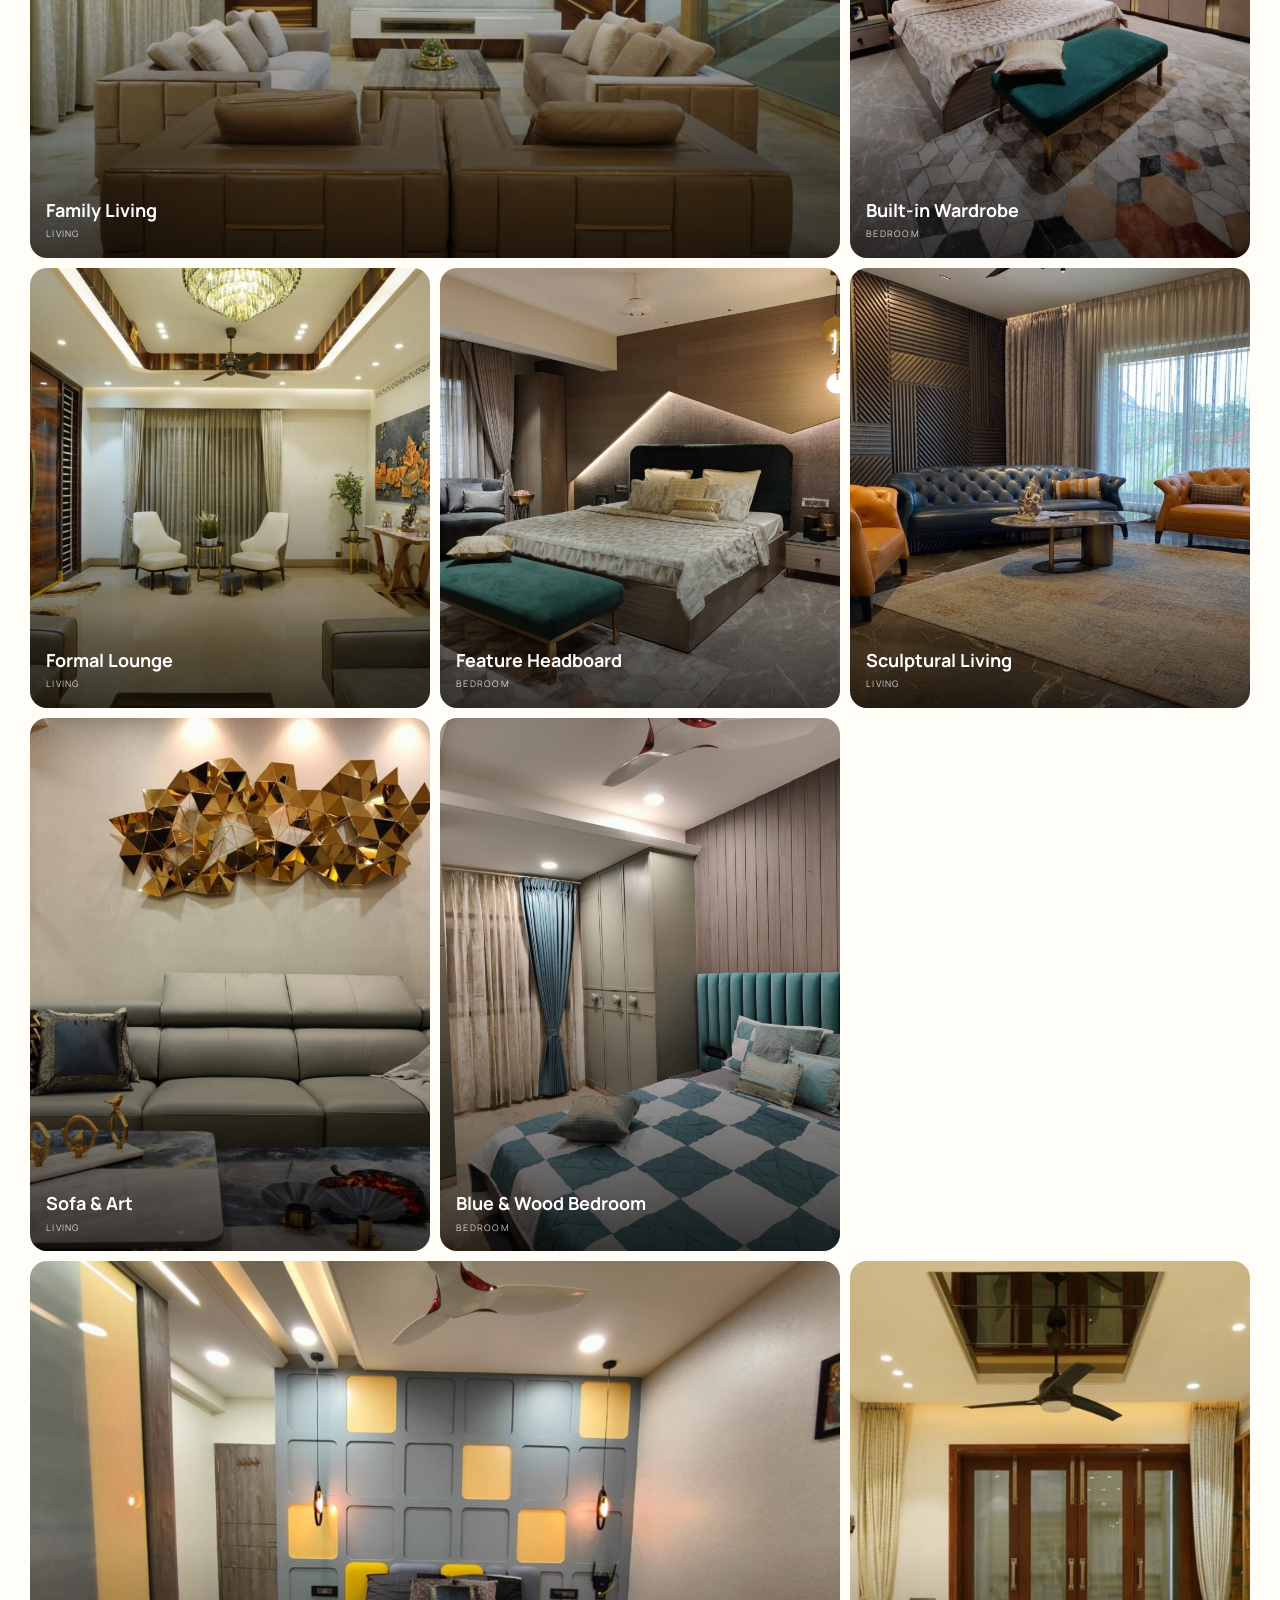
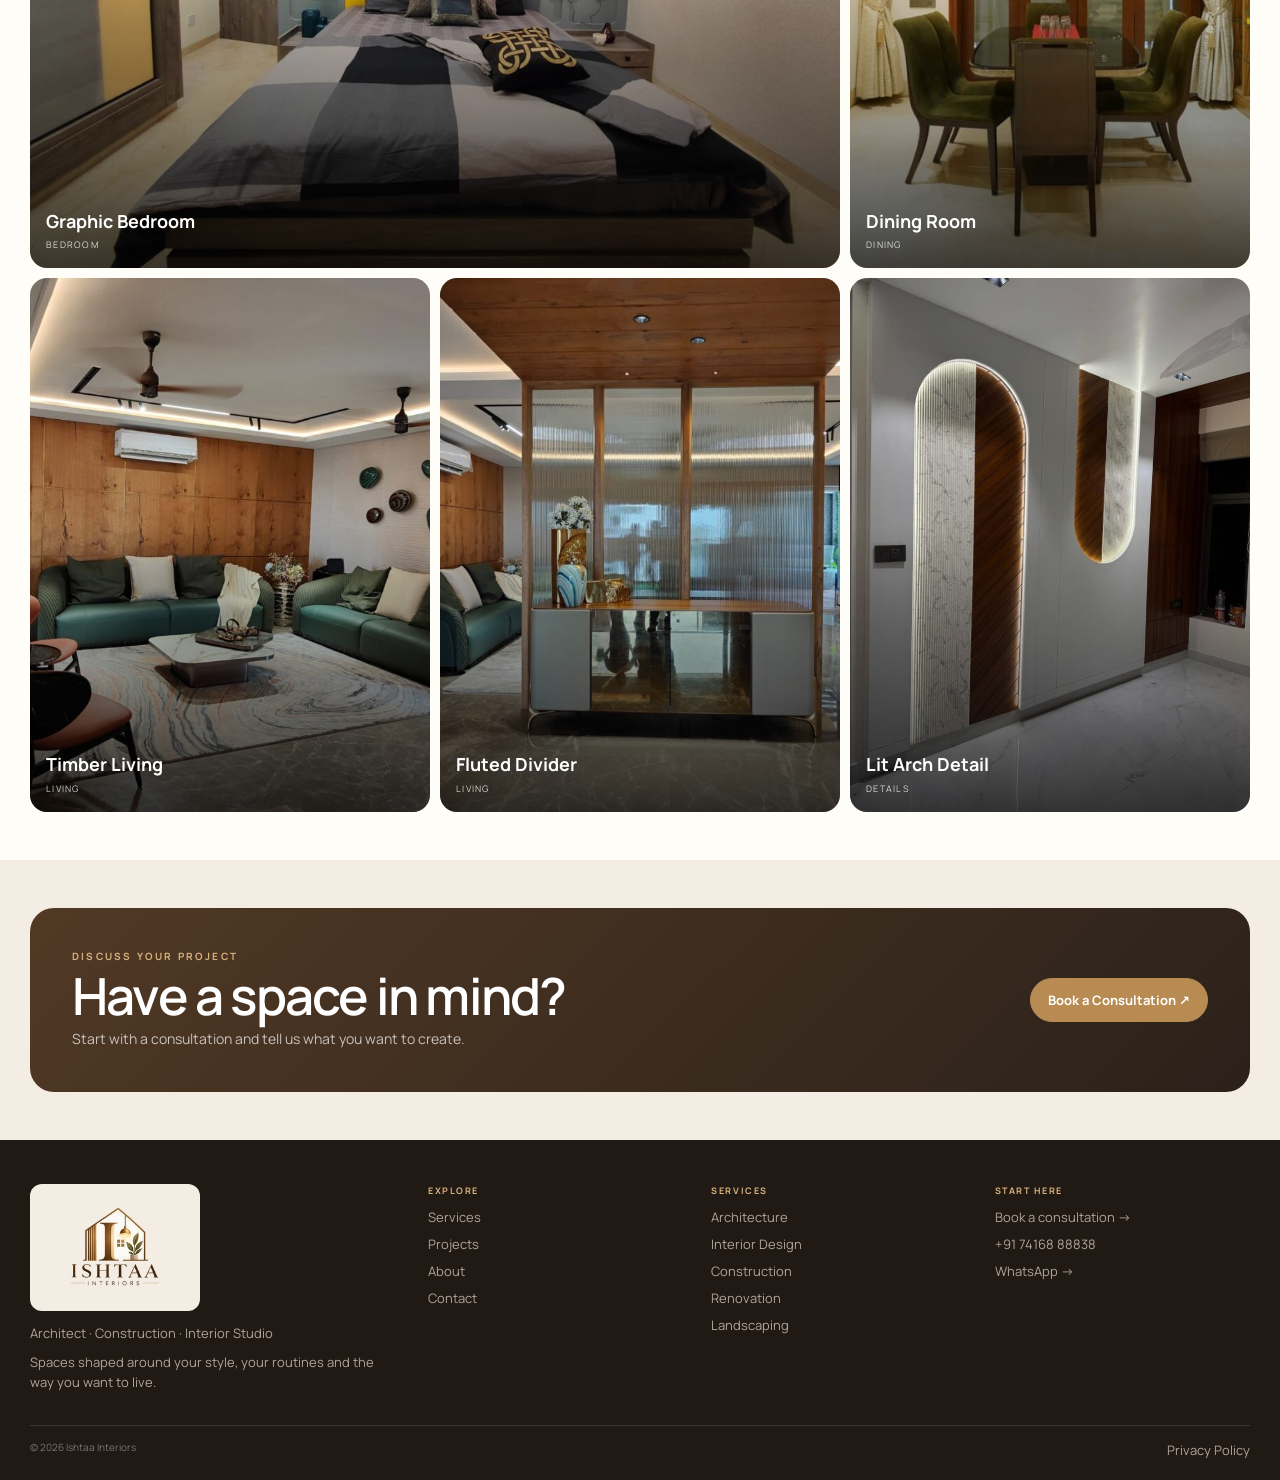
<file: portfolio/index.html>
<!doctype html><html lang="en"><head><meta charset="utf-8"><meta name="viewport" content="width=device-width,initial-scale=1"><title>Portfolio — ISHTAA INTERIORS</title><meta name="description" content="Explore the Ishtaa Interiors project portfolio."><link rel="stylesheet" href="../css/site.css"></head><body><header class="site-header"><div class="container nav"><a class="brand" href="../"><img src="../assets/logo-approved.webp" alt="ISHTAA INTERIORS"></a><nav class="nav-links"><a href="../">Home</a><a href="../services/">Services</a><a href="../portfolio/">Projects</a><a href="../about/">About</a><a href="../reservations/">Book</a><a href="../contact/">Contact</a></nav><a class="btn primary" href="../reservations/">Book a Consultation ↗</a><button class="nav-menu" data-menu aria-label="Menu">☰</button></div></header><main><section class="page-hero"><div class="container"><div class="eyebrow">Portfolio</div><h1 class="display serif">Exceptional spaces with <em>purpose and personality.</em></h1><p>The current portfolio says the studio brings each space’s story to life through construction, interior design, landscaping and renovation, with residential and commercial work since 2018.</p></div></section><section class="section"><div class="container"><div class="filters"><button class="filter active" data-filter="all">All</button><button class="filter" data-filter="living">Living</button><button class="filter" data-filter="kitchen">Kitchen</button><button class="filter" data-filter="bedroom">Bedroom</button><button class="filter" data-filter="dining">Dining</button><button class="filter" data-filter="details">Details</button><button class="filter" data-filter="entertainment">Entertainment</button></div><div class="gallery"><article class="project wide tall reveal" data-category="storage"><img src="../assets/source/fc847db0-ee11-45ad-a36d-9181ce6a9bb4-768x1024.jpg" data-remote="https://ishtaainteriors.com/wp-content/uploads/2025/03/fc847db0-ee11-45ad-a36d-9181ce6a9bb4-768x1024.jpg" alt="Wardrobe / Storage"><div class="project-meta"><strong>Wardrobe / Storage</strong><span>storage</span></div></article><article class="project   reveal" data-category="dining"><img src="../assets/source/qtq70fmfjpeg-2-768x1024.jpg" data-remote="https://ishtaainteriors.com/wp-content/uploads/2025/03/qtq70fmfjpeg-2-768x1024.jpg" alt="Dining & Console"><div class="project-meta"><strong>Dining & Console</strong><span>dining</span></div></article><article class="project   reveal" data-category="living"><img src="../assets/source/qtq70fmfjpeg-6-768x1024.jpg" data-remote="https://ishtaainteriors.com/wp-content/uploads/2025/03/qtq70fmfjpeg-6-768x1024.jpg" alt="Soft Living"><div class="project-meta"><strong>Soft Living</strong><span>living</span></div></article><article class="project   reveal" data-category="living"><img src="../assets/source/fa80f965-0091-40ab-ac39-32dad7d1b0d1-1024x768.jpg" data-remote="https://ishtaainteriors.com/wp-content/uploads/2025/03/fa80f965-0091-40ab-ac39-32dad7d1b0d1-1024x768.jpg" alt="Statement Living"><div class="project-meta"><strong>Statement Living</strong><span>living</span></div></article><article class="project   reveal" data-category="dining"><img src="../assets/source/e855c9b5-906d-47b7-b1bc-0c99dd8b0352-768x1024.jpg" data-remote="https://ishtaainteriors.com/wp-content/uploads/2025/03/e855c9b5-906d-47b7-b1bc-0c99dd8b0352-768x1024.jpg" alt="Dining Light"><div class="project-meta"><strong>Dining Light</strong><span>dining</span></div></article><article class="project   reveal" data-category="kitchen"><img src="../assets/source/e3bf7790-a618-4a70-ac47-4ee788da1f38-1024x730.jpg" data-remote="https://ishtaainteriors.com/wp-content/uploads/2025/03/e3bf7790-a618-4a70-ac47-4ee788da1f38-1024x730.jpg" alt="Modular Kitchen"><div class="project-meta"><strong>Modular Kitchen</strong><span>kitchen</span></div></article><article class="project   reveal" data-category="bedroom"><img src="../assets/source/c864a165-830b-48a9-9d74-56b81434b794-768x1024.jpg" data-remote="https://ishtaainteriors.com/wp-content/uploads/2025/03/c864a165-830b-48a9-9d74-56b81434b794-768x1024.jpg" alt="Colour Bedroom"><div class="project-meta"><strong>Colour Bedroom</strong><span>bedroom</span></div></article><article class="project wide  reveal" data-category="bedroom"><img src="../assets/source/ce1b903f-304d-4d7e-9011-d2ed2089edf0-1024x730.jpg" data-remote="https://ishtaainteriors.com/wp-content/uploads/2025/03/ce1b903f-304d-4d7e-9011-d2ed2089edf0-1024x730.jpg" alt="Patterned Bedroom"><div class="project-meta"><strong>Patterned Bedroom</strong><span>bedroom</span></div></article><article class="project   reveal" data-category="living"><img src="../assets/source/cf7f6c8a-3c69-410c-b08d-0edd836a54b8-1024x730.jpg" data-remote="https://ishtaainteriors.com/wp-content/uploads/2025/03/cf7f6c8a-3c69-410c-b08d-0edd836a54b8-1024x730.jpg" alt="Lounge Corner"><div class="project-meta"><strong>Lounge Corner</strong><span>living</span></div></article><article class="project  tall reveal" data-category="bedroom"><img src="../assets/source/ade81c63-a138-4722-b4bb-9b6c365204a6-1024x730.jpg" data-remote="https://ishtaainteriors.com/wp-content/uploads/2025/03/ade81c63-a138-4722-b4bb-9b6c365204a6-1024x730.jpg" alt="Warm Bedroom"><div class="project-meta"><strong>Warm Bedroom</strong><span>bedroom</span></div></article><article class="project   reveal" data-category="living"><img src="../assets/source/acc555be-33fe-4762-a342-e9e5fdffdffe-1024x768.jpg" data-remote="https://ishtaainteriors.com/wp-content/uploads/2025/03/acc555be-33fe-4762-a342-e9e5fdffdffe-1024x768.jpg" alt="Wood & Green Living"><div class="project-meta"><strong>Wood & Green Living</strong><span>living</span></div></article><article class="project   reveal" data-category="bedroom"><img src="../assets/source/8695a812-6b93-41b7-ae76-74a3fcb1993a-768x1024.jpg" data-remote="https://ishtaainteriors.com/wp-content/uploads/2025/03/8695a812-6b93-41b7-ae76-74a3fcb1993a-768x1024.jpg" alt="Linear Light Bedroom"><div class="project-meta"><strong>Linear Light Bedroom</strong><span>bedroom</span></div></article><article class="project   reveal" data-category="details"><img src="../assets/source/3374413a-0226-4d0f-92f2-28ffa591a3bf-768x1024.jpg" data-remote="https://ishtaainteriors.com/wp-content/uploads/2025/03/3374413a-0226-4d0f-92f2-28ffa591a3bf-768x1024.jpg" alt="Arched Detail"><div class="project-meta"><strong>Arched Detail</strong><span>details</span></div></article><article class="project   reveal" data-category="entertainment"><img src="../assets/source/93238545-363c-400c-9192-bc74139675ed-1024x730.jpg" data-remote="https://ishtaainteriors.com/wp-content/uploads/2025/03/93238545-363c-400c-9192-bc74139675ed-1024x730.jpg" alt="Private Theatre"><div class="project-meta"><strong>Private Theatre</strong><span>entertainment</span></div></article><article class="project wide  reveal" data-category="living"><img src="../assets/source/995b3aac-b95b-4c89-848e-cf5aaa6e6582-1024x730.jpg" data-remote="https://ishtaainteriors.com/wp-content/uploads/2025/03/995b3aac-b95b-4c89-848e-cf5aaa6e6582-1024x730.jpg" alt="Family Living"><div class="project-meta"><strong>Family Living</strong><span>living</span></div></article><article class="project   reveal" data-category="bedroom"><img src="../assets/source/461cfae6-60b6-41c4-9c35-8505fd015cd1-768x1024.jpg" data-remote="https://ishtaainteriors.com/wp-content/uploads/2025/03/461cfae6-60b6-41c4-9c35-8505fd015cd1-768x1024.jpg" alt="Built-in Wardrobe"><div class="project-meta"><strong>Built-in Wardrobe</strong><span>bedroom</span></div></article><article class="project   reveal" data-category="living"><img src="../assets/source/310c5579-0468-4b1b-8183-dbe822574715-1024x730.jpg" data-remote="https://ishtaainteriors.com/wp-content/uploads/2025/03/310c5579-0468-4b1b-8183-dbe822574715-1024x730.jpg" alt="Formal Lounge"><div class="project-meta"><strong>Formal Lounge</strong><span>living</span></div></article><article class="project   reveal" data-category="bedroom"><img src="../assets/source/214babb6-6d25-4506-9f2b-45f41aef09e5-1024x768.jpg" data-remote="https://ishtaainteriors.com/wp-content/uploads/2025/03/214babb6-6d25-4506-9f2b-45f41aef09e5-1024x768.jpg" alt="Feature Headboard"><div class="project-meta"><strong>Feature Headboard</strong><span>bedroom</span></div></article><article class="project  tall reveal" data-category="living"><img src="../assets/source/16c2d819-052f-4eb6-b707-6ecf13e9c66d-1024x768.jpg" data-remote="https://ishtaainteriors.com/wp-content/uploads/2025/03/16c2d819-052f-4eb6-b707-6ecf13e9c66d-1024x768.jpg" alt="Sculptural Living"><div class="project-meta"><strong>Sculptural Living</strong><span>living</span></div></article><article class="project   reveal" data-category="living"><img src="../assets/source/48f8ecbf-0d5a-4185-91aa-431fa25daff9-1024x768.jpg" data-remote="https://ishtaainteriors.com/wp-content/uploads/2025/03/48f8ecbf-0d5a-4185-91aa-431fa25daff9-1024x768.jpg" alt="Sofa & Art"><div class="project-meta"><strong>Sofa & Art</strong><span>living</span></div></article><article class="project   reveal" data-category="bedroom"><img src="../assets/source/058eb899-695b-41eb-a74e-aea800db76db-768x1024.jpg" data-remote="https://ishtaainteriors.com/wp-content/uploads/2025/03/058eb899-695b-41eb-a74e-aea800db76db-768x1024.jpg" alt="Blue & Wood Bedroom"><div class="project-meta"><strong>Blue & Wood Bedroom</strong><span>bedroom</span></div></article><article class="project wide  reveal" data-category="bedroom"><img src="../assets/source/86c9adb6-367e-403f-b402-0426d4ae6129-1024x768.jpg" data-remote="https://ishtaainteriors.com/wp-content/uploads/2025/03/86c9adb6-367e-403f-b402-0426d4ae6129-1024x768.jpg" alt="Graphic Bedroom"><div class="project-meta"><strong>Graphic Bedroom</strong><span>bedroom</span></div></article><article class="project   reveal" data-category="dining"><img src="../assets/source/7dea3987-bd88-451a-98b8-f02b5db863c2-1024x730.jpg" data-remote="https://ishtaainteriors.com/wp-content/uploads/2025/03/7dea3987-bd88-451a-98b8-f02b5db863c2-1024x730.jpg" alt="Dining Room"><div class="project-meta"><strong>Dining Room</strong><span>dining</span></div></article><article class="project   reveal" data-category="living"><img src="../assets/source/6b4382cd-19e2-4090-8cb6-7c584ba77000-1024x768.jpg" data-remote="https://ishtaainteriors.com/wp-content/uploads/2025/03/6b4382cd-19e2-4090-8cb6-7c584ba77000-1024x768.jpg" alt="Timber Living"><div class="project-meta"><strong>Timber Living</strong><span>living</span></div></article><article class="project   reveal" data-category="living"><img src="../assets/source/3d258397-cda4-41ec-afd2-9a0391f3aa58-1024x768.jpg" data-remote="https://ishtaainteriors.com/wp-content/uploads/2025/03/3d258397-cda4-41ec-afd2-9a0391f3aa58-1024x768.jpg" alt="Fluted Divider"><div class="project-meta"><strong>Fluted Divider</strong><span>living</span></div></article><article class="project   reveal" data-category="details"><img src="../assets/source/2f5a7614-acd6-40a3-9dde-0407289a4838-768x1024.jpg" data-remote="https://ishtaainteriors.com/wp-content/uploads/2025/03/2f5a7614-acd6-40a3-9dde-0407289a4838-768x1024.jpg" alt="Lit Arch Detail"><div class="project-meta"><strong>Lit Arch Detail</strong><span>details</span></div></article></div></div></section><section class="section cream"><div class="container"><div class="cta"><div><div class="eyebrow">Discuss your project</div><h2 class="serif">Have a space in mind?</h2><p>Start with a consultation and tell us what you want to create.</p></div><a class="btn gold" href="../reservations/">Book a Consultation ↗</a></div></div></section></main><footer class="footer"><div class="container footer-grid"><div class="footer-brand"><img src="../assets/logo-approved.webp" alt="ISHTAA INTERIORS"><p>Architect · Construction · Interior Studio</p><p>Spaces shaped around your style, your routines and the way you want to live.</p></div><div><h4>Explore</h4><p><a href="../services/">Services</a></p><p><a href="../portfolio/">Projects</a></p><p><a href="../about/">About</a></p><p><a href="../contact/">Contact</a></p></div><div><h4>Services</h4><p>Architecture</p><p>Interior Design</p><p>Construction</p><p>Renovation</p><p>Landscaping</p></div><div><h4>Start here</h4><p><a href="../reservations/">Book a consultation →</a></p><p><a href="tel:+917416888838">+91 74168 88838</a></p><p><a href="https://wa.me/917416888838">WhatsApp →</a></p></div></div><div class="container footer-bottom"><span>© <span data-year></span> Ishtaa Interiors</span><span><a href="../privacy-policy/">Privacy Policy</a></span></div></footer><div class="lightbox"><button data-close aria-label="Close">×</button><figure><img alt=""><figcaption></figcaption></figure></div><script src="../js/site.js"></script></body></html>
</file>
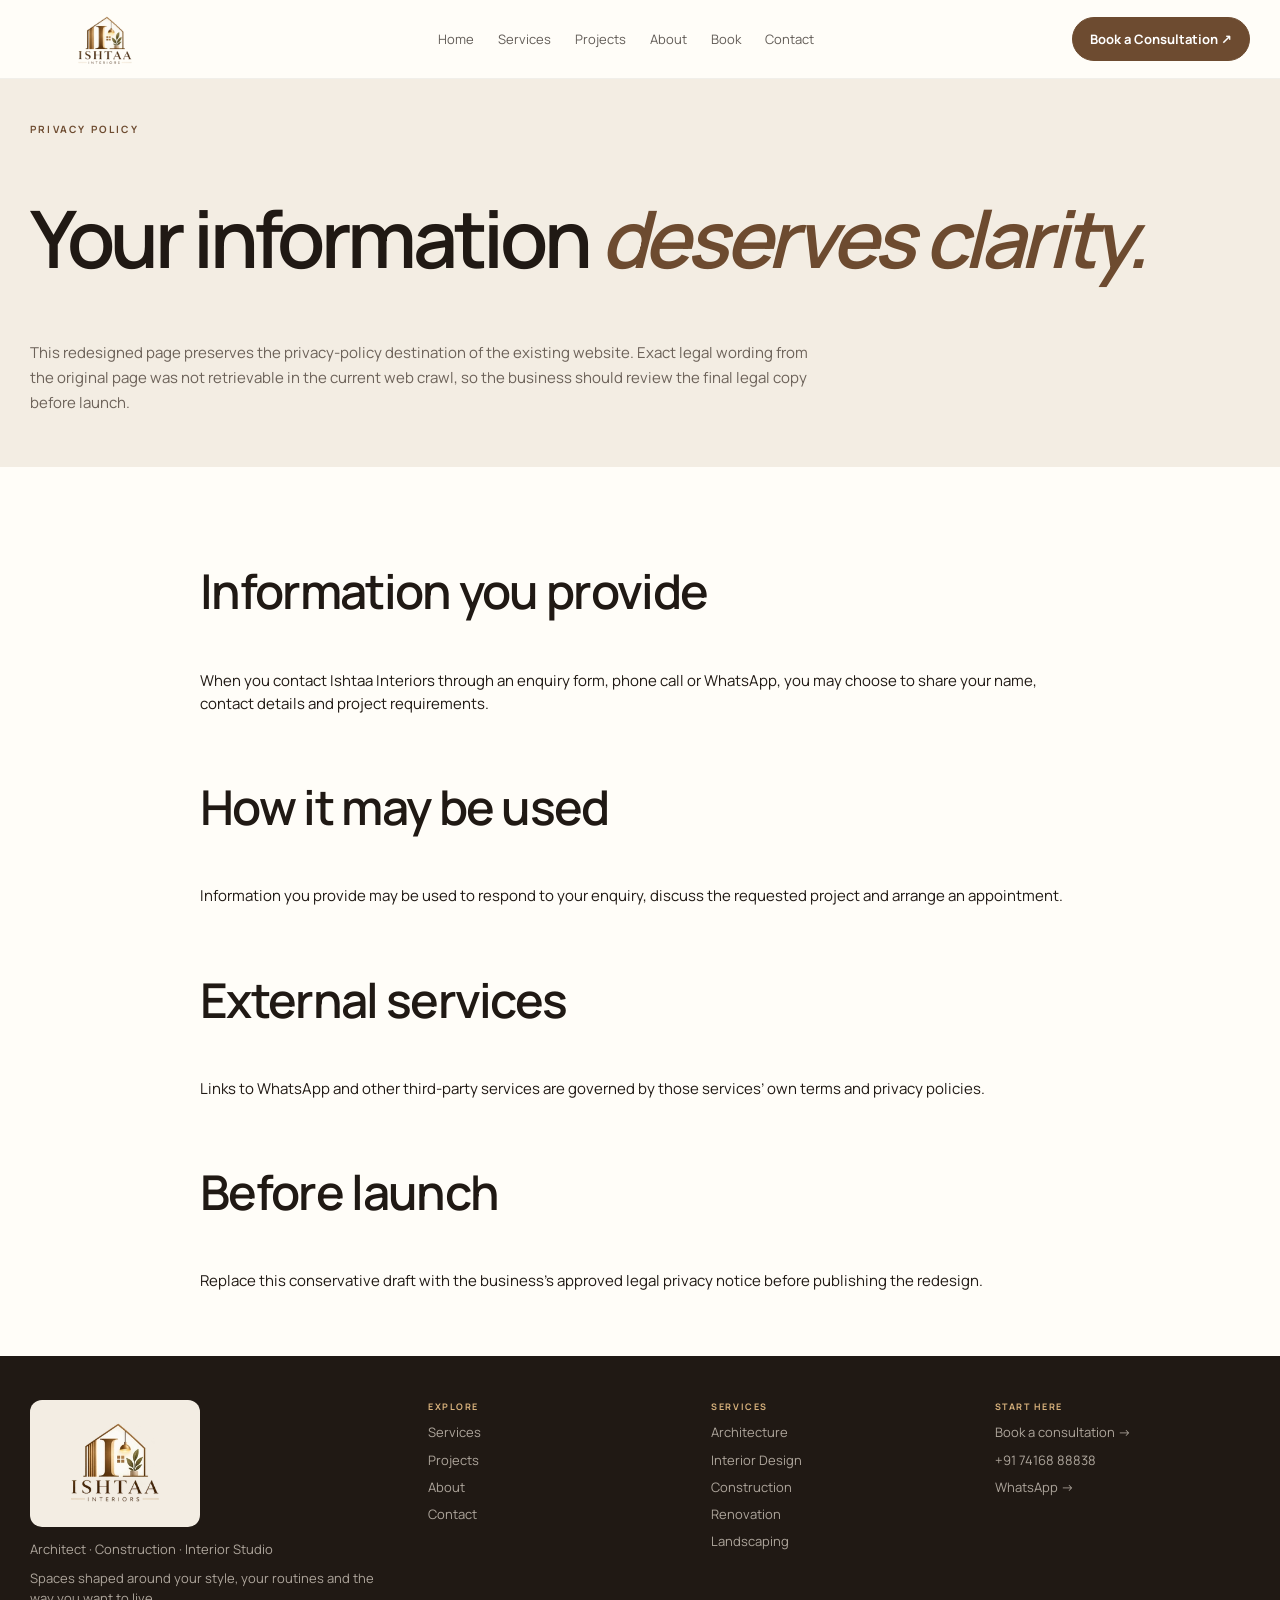
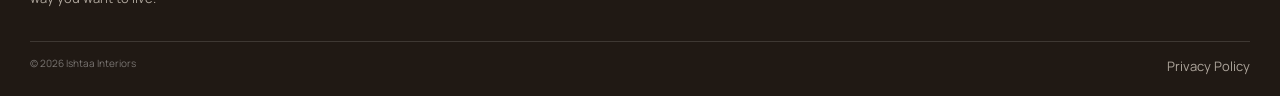
<file: privacy-policy/index.html>
<!doctype html><html lang="en"><head><meta charset="utf-8"><meta name="viewport" content="width=device-width,initial-scale=1"><title>Privacy Policy — ISHTAA INTERIORS</title><meta name="description" content="Privacy policy for the Ishtaa Interiors redesign."><link rel="stylesheet" href="../css/site.css"></head><body><header class="site-header"><div class="container nav"><a class="brand" href="../"><img src="../assets/logo-approved.webp" alt="ISHTAA INTERIORS"></a><nav class="nav-links"><a href="../">Home</a><a href="../services/">Services</a><a href="../portfolio/">Projects</a><a href="../about/">About</a><a href="../reservations/">Book</a><a href="../contact/">Contact</a></nav><a class="btn primary" href="../reservations/">Book a Consultation ↗</a><button class="nav-menu" data-menu aria-label="Menu">☰</button></div></header><main><section class="page-hero"><div class="container"><div class="eyebrow">Privacy Policy</div><h1 class="display serif">Your information <em>deserves clarity.</em></h1><p>This redesigned page preserves the privacy-policy destination of the existing website. Exact legal wording from the original page was not retrievable in the current web crawl, so the business should review the final legal copy before launch.</p></div></section><section class="section"><div class="container" style="max-width:880px"><h2 class="serif" style="font-size:3rem">Information you provide</h2><p class="intro">When you contact Ishtaa Interiors through an enquiry form, phone call or WhatsApp, you may choose to share your name, contact details and project requirements.</p><h2 class="serif" style="font-size:3rem;margin-top:55px">How it may be used</h2><p class="intro">Information you provide may be used to respond to your enquiry, discuss the requested project and arrange an appointment.</p><h2 class="serif" style="font-size:3rem;margin-top:55px">External services</h2><p class="intro">Links to WhatsApp and other third-party services are governed by those services’ own terms and privacy policies.</p><h2 class="serif" style="font-size:3rem;margin-top:55px">Before launch</h2><p class="intro">Replace this conservative draft with the business’s approved legal privacy notice before publishing the redesign.</p></div></section></main><footer class="footer"><div class="container footer-grid"><div class="footer-brand"><img src="../assets/logo-approved.webp" alt="ISHTAA INTERIORS"><p>Architect · Construction · Interior Studio</p><p>Spaces shaped around your style, your routines and the way you want to live.</p></div><div><h4>Explore</h4><p><a href="../services/">Services</a></p><p><a href="../portfolio/">Projects</a></p><p><a href="../about/">About</a></p><p><a href="../contact/">Contact</a></p></div><div><h4>Services</h4><p>Architecture</p><p>Interior Design</p><p>Construction</p><p>Renovation</p><p>Landscaping</p></div><div><h4>Start here</h4><p><a href="../reservations/">Book a consultation →</a></p><p><a href="tel:+917416888838">+91 74168 88838</a></p><p><a href="https://wa.me/917416888838">WhatsApp →</a></p></div></div><div class="container footer-bottom"><span>© <span data-year></span> Ishtaa Interiors</span><span><a href="../privacy-policy/">Privacy Policy</a></span></div></footer><div class="lightbox"><button data-close aria-label="Close">×</button><figure><img alt=""><figcaption></figcaption></figure></div><script src="../js/site.js"></script></body></html>
</file>
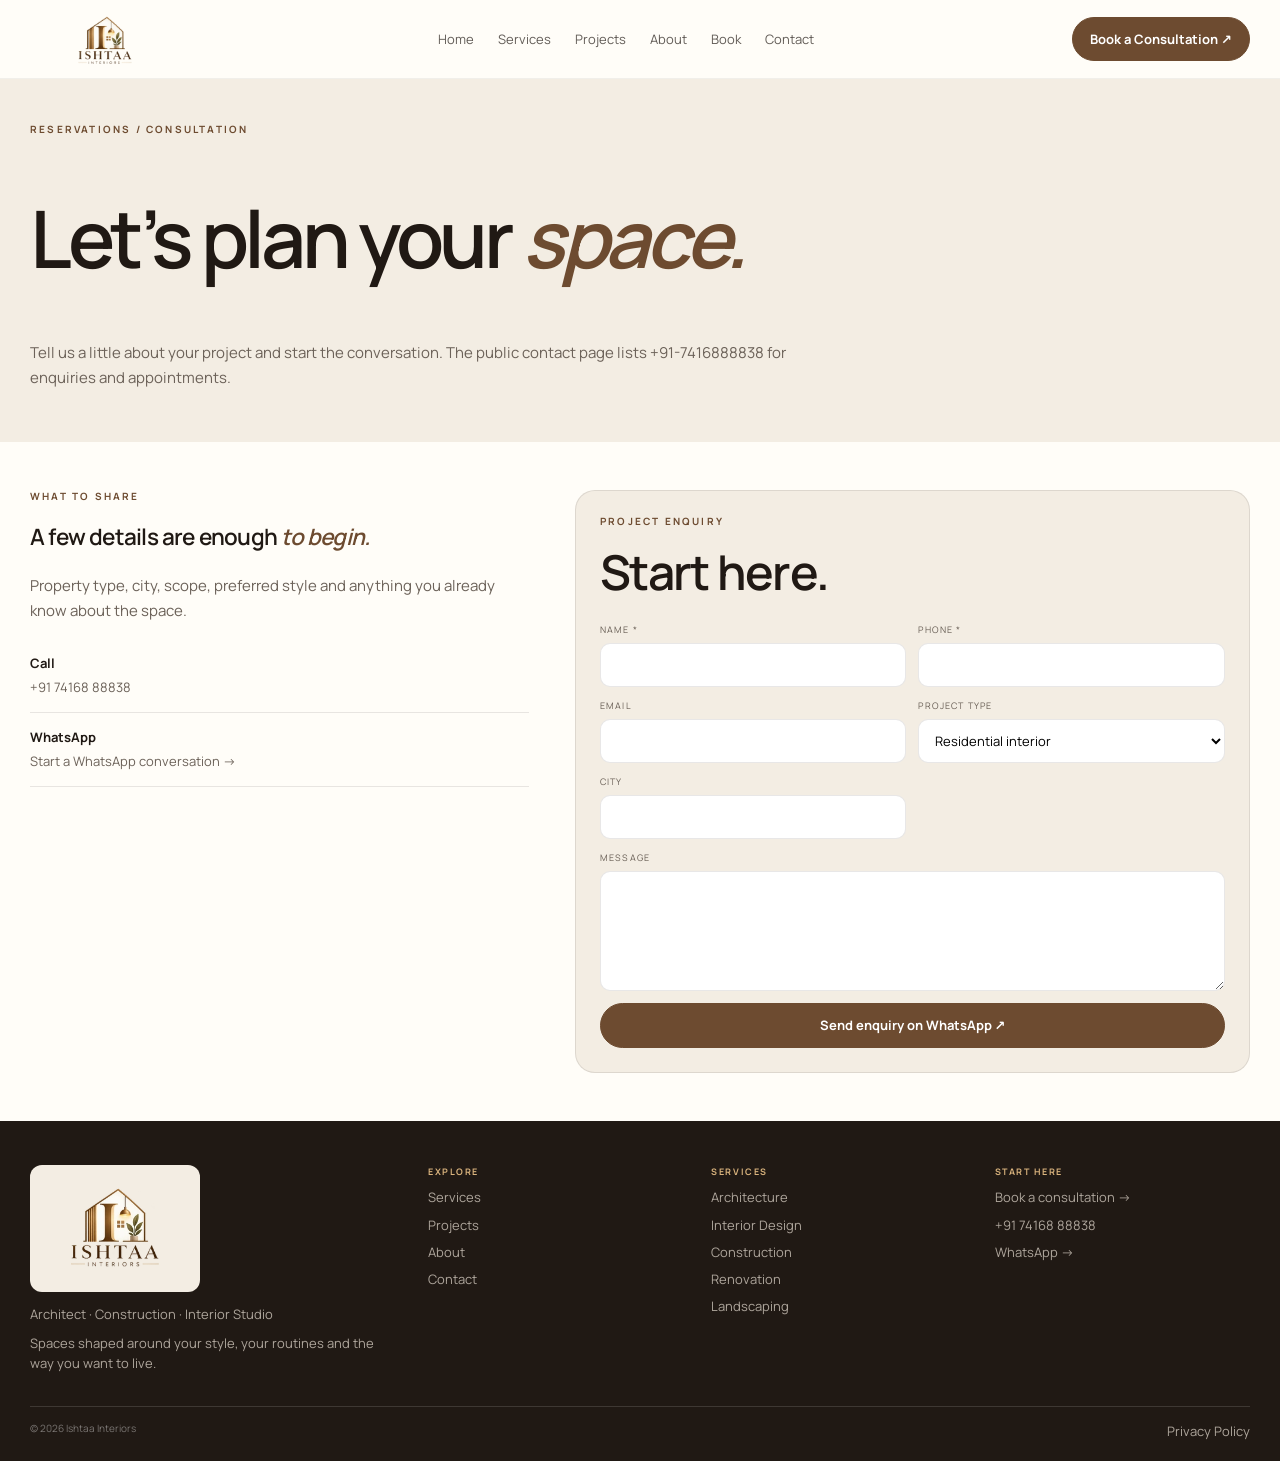
<file: reservations/index.html>
<!doctype html><html lang="en"><head><meta charset="utf-8"><meta name="viewport" content="width=device-width,initial-scale=1"><title>Reservations — ISHTAA INTERIORS</title><meta name="description" content="Book a consultation with Ishtaa Interiors."><link rel="stylesheet" href="../css/site.css"></head><body><header class="site-header"><div class="container nav"><a class="brand" href="../"><img src="../assets/logo-approved.webp" alt="ISHTAA INTERIORS"></a><nav class="nav-links"><a href="../">Home</a><a href="../services/">Services</a><a href="../portfolio/">Projects</a><a href="../about/">About</a><a href="../reservations/">Book</a><a href="../contact/">Contact</a></nav><a class="btn primary" href="../reservations/">Book a Consultation ↗</a><button class="nav-menu" data-menu aria-label="Menu">☰</button></div></header><main><section class="page-hero"><div class="container"><div class="eyebrow">Reservations / Consultation</div><h1 class="display serif">Let’s plan your <em>space.</em></h1><p>Tell us a little about your project and start the conversation. The public contact page lists +91-7416888838 for enquiries and appointments.</p></div></section><section class="section"><div class="container contact-grid"><div class="copy"><div class="eyebrow">What to share</div><h2 class="serif">A few details are enough <em>to begin.</em></h2><p>Property type, city, scope, preferred style and anything you already know about the space.</p><div class="contact-item"><strong>Call</strong><a href="tel:+917416888838">+91 74168 88838</a></div><div class="contact-item"><strong>WhatsApp</strong><a href="https://wa.me/917416888838">Start a WhatsApp conversation →</a></div></div><form class="form-card" id="projectForm"><div class="eyebrow">Project enquiry</div><h2 class="serif" style="font-size:3rem">Start here.</h2><div class="form-grid"><div class="field"><label>Name *</label><input name="name" required></div><div class="field"><label>Phone *</label><input name="phone" required></div><div class="field"><label>Email</label><input name="email" type="email"></div><div class="field"><label>Project type</label><select name="project"><option>Residential interior</option><option>Commercial interior</option><option>Architecture</option><option>Construction</option><option>Renovation</option><option>Landscaping</option></select></div><div class="field"><label>City</label><input name="city"></div><div class="field full"><label>Message</label><textarea name="message"></textarea></div><div class="field full"><button class="btn primary" type="submit">Send enquiry on WhatsApp ↗</button></div></div></form></div></section></main><footer class="footer"><div class="container footer-grid"><div class="footer-brand"><img src="../assets/logo-approved.webp" alt="ISHTAA INTERIORS"><p>Architect · Construction · Interior Studio</p><p>Spaces shaped around your style, your routines and the way you want to live.</p></div><div><h4>Explore</h4><p><a href="../services/">Services</a></p><p><a href="../portfolio/">Projects</a></p><p><a href="../about/">About</a></p><p><a href="../contact/">Contact</a></p></div><div><h4>Services</h4><p>Architecture</p><p>Interior Design</p><p>Construction</p><p>Renovation</p><p>Landscaping</p></div><div><h4>Start here</h4><p><a href="../reservations/">Book a consultation →</a></p><p><a href="tel:+917416888838">+91 74168 88838</a></p><p><a href="https://wa.me/917416888838">WhatsApp →</a></p></div></div><div class="container footer-bottom"><span>© <span data-year></span> Ishtaa Interiors</span><span><a href="../privacy-policy/">Privacy Policy</a></span></div></footer><div class="lightbox"><button data-close aria-label="Close">×</button><figure><img alt=""><figcaption></figcaption></figure></div><script src="../js/site.js"></script></body></html>
</file>
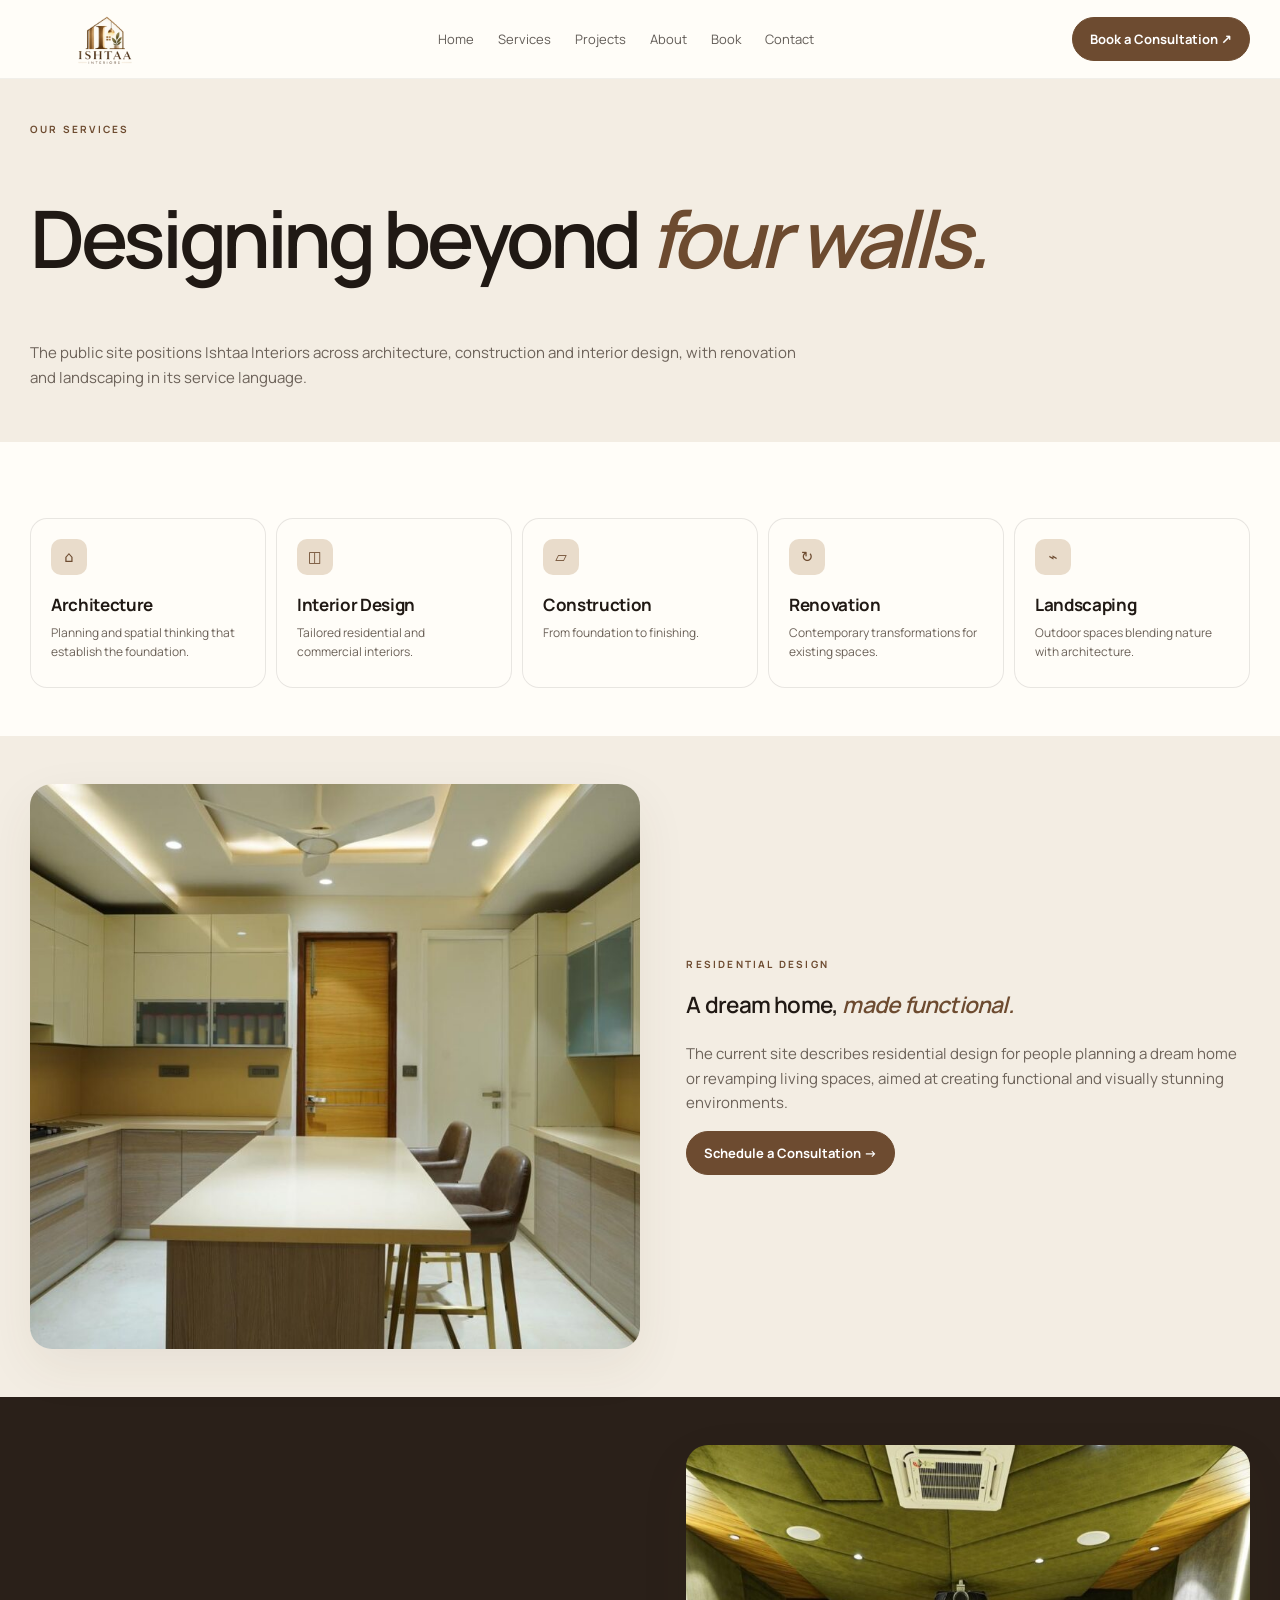
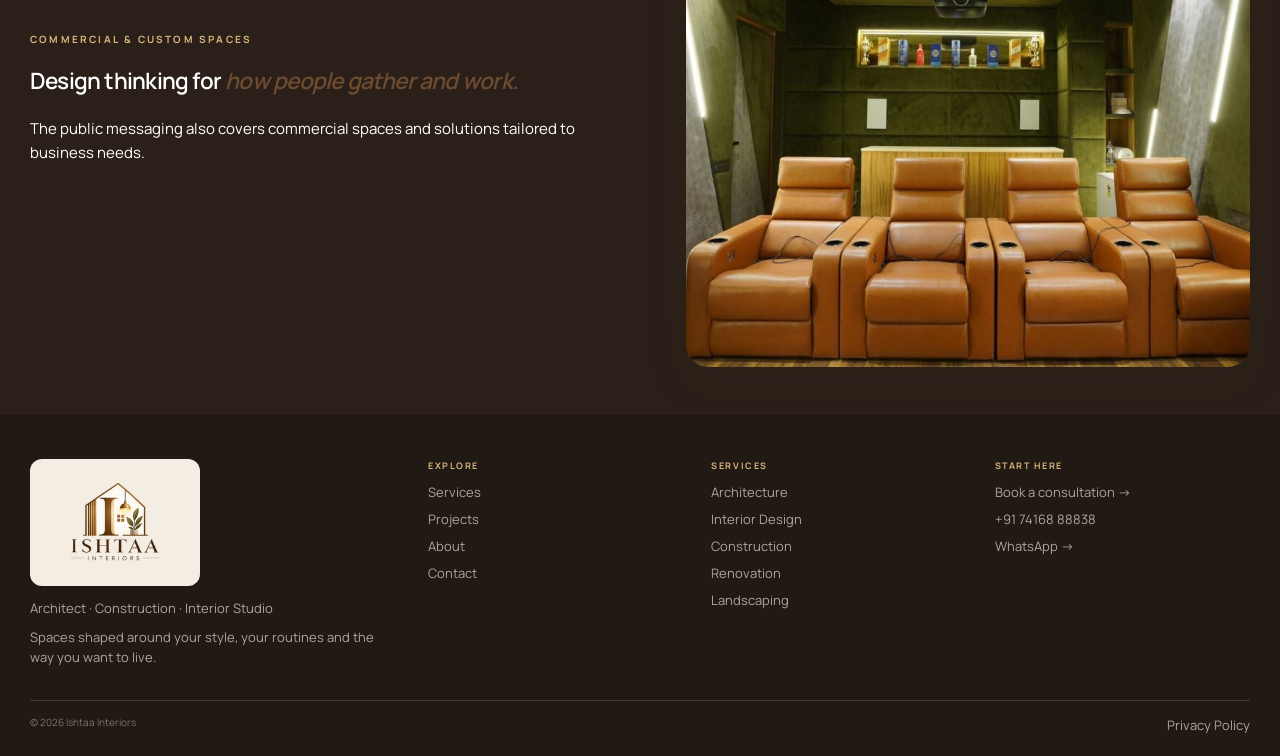
<file: services/index.html>
<!doctype html><html lang="en"><head><meta charset="utf-8"><meta name="viewport" content="width=device-width,initial-scale=1"><title>Services — ISHTAA INTERIORS</title><meta name="description" content="Architecture, interior design, construction, renovation and landscaping by Ishtaa Interiors."><link rel="stylesheet" href="../css/site.css"></head><body><header class="site-header"><div class="container nav"><a class="brand" href="../"><img src="../assets/logo-approved.webp" alt="ISHTAA INTERIORS"></a><nav class="nav-links"><a href="../">Home</a><a href="../services/">Services</a><a href="../portfolio/">Projects</a><a href="../about/">About</a><a href="../reservations/">Book</a><a href="../contact/">Contact</a></nav><a class="btn primary" href="../reservations/">Book a Consultation ↗</a><button class="nav-menu" data-menu aria-label="Menu">☰</button></div></header><main><section class="page-hero"><div class="container"><div class="eyebrow">Our services</div><h1 class="display serif">Designing beyond <em>four walls.</em></h1><p>The public site positions Ishtaa Interiors across architecture, construction and interior design, with renovation and landscaping in its service language.</p></div></section><section class="section"><div class="container"><div class="services-grid"><article class="service"><div class="icon">⌂</div><h3>Architecture</h3><p>Planning and spatial thinking that establish the foundation.</p></article><article class="service"><div class="icon">◫</div><h3>Interior Design</h3><p>Tailored residential and commercial interiors.</p></article><article class="service"><div class="icon">▱</div><h3>Construction</h3><p>From foundation to finishing.</p></article><article class="service"><div class="icon">↻</div><h3>Renovation</h3><p>Contemporary transformations for existing spaces.</p></article><article class="service"><div class="icon">⌁</div><h3>Landscaping</h3><p>Outdoor spaces blending nature with architecture.</p></article></div></div></section><section class="section cream"><div class="container split"><div class="photo"><img src="../assets/source/e3bf7790-a618-4a70-ac47-4ee788da1f38-1024x730.jpg" data-remote="https://ishtaainteriors.com/wp-content/uploads/2025/03/e3bf7790-a618-4a70-ac47-4ee788da1f38-1024x730.jpg" alt="Modular kitchen"></div><div class="copy"><div class="eyebrow">Residential Design</div><h2 class="serif">A dream home, <em>made functional.</em></h2><p>The current site describes residential design for people planning a dream home or revamping living spaces, aimed at creating functional and visually stunning environments.</p><a class="btn primary" href="../reservations/">Schedule a Consultation →</a></div></div></section><section class="section dark"><div class="container split"><div><div class="eyebrow">Commercial & Custom Spaces</div><h2 class="serif">Design thinking for <em>how people gather and work.</em></h2><p class="intro">The public messaging also covers commercial spaces and solutions tailored to business needs.</p></div><div class="photo"><img src="../assets/source/93238545-363c-400c-9192-bc74139675ed-1024x730.jpg" data-remote="https://ishtaainteriors.com/wp-content/uploads/2025/03/93238545-363c-400c-9192-bc74139675ed-1024x730.jpg" alt="Private home theatre"></div></div></section></main><footer class="footer"><div class="container footer-grid"><div class="footer-brand"><img src="../assets/logo-approved.webp" alt="ISHTAA INTERIORS"><p>Architect · Construction · Interior Studio</p><p>Spaces shaped around your style, your routines and the way you want to live.</p></div><div><h4>Explore</h4><p><a href="../services/">Services</a></p><p><a href="../portfolio/">Projects</a></p><p><a href="../about/">About</a></p><p><a href="../contact/">Contact</a></p></div><div><h4>Services</h4><p>Architecture</p><p>Interior Design</p><p>Construction</p><p>Renovation</p><p>Landscaping</p></div><div><h4>Start here</h4><p><a href="../reservations/">Book a consultation →</a></p><p><a href="tel:+917416888838">+91 74168 88838</a></p><p><a href="https://wa.me/917416888838">WhatsApp →</a></p></div></div><div class="container footer-bottom"><span>© <span data-year></span> Ishtaa Interiors</span><span><a href="../privacy-policy/">Privacy Policy</a></span></div></footer><div class="lightbox"><button data-close aria-label="Close">×</button><figure><img alt=""><figcaption></figcaption></figure></div><script src="../js/site.js"></script></body></html>
</file>
<file: css/site.css>
@import url('https://fonts.googleapis.com/css2?family=Manrope:wght@400;500;600;700&display=swap');
:root{--ink:#201914;--espresso:#2a2019;--brown:#6d4b30;--gold:#b88b52;--cream:#f3ede3;--paper:#fffdf8;--muted:#6c6259;--line:#2019141a;--font:"Manrope",system-ui,-apple-system,"Segoe UI",sans-serif}
*{box-sizing:border-box}
html{scroll-behavior:smooth}
body{margin:0;background:var(--paper);color:var(--ink);font-family:var(--font);font-size:15px;line-height:1.55;-webkit-font-smoothing:antialiased}
a{text-decoration:none;color:inherit}
img{display:block;max-width:100%}
button,input,select,textarea{font:inherit}
.container{width:min(1220px,calc(100% - 48px));margin:auto}
.serif,.display,.section-head h2,.hero-label strong,.service h3,.project-meta strong,.step strong,.cta h2{font-family:var(--font)}
.serif{font-weight:600;letter-spacing:-.035em}
.eyebrow{font-size:10px;line-height:1.2;letter-spacing:.22em;text-transform:uppercase;color:var(--brown);font-weight:700}
.display{font:600 clamp(3.25rem,6.2vw,6.4rem)/.94 var(--font);letter-spacing:-.055em}
.display em,h1 em,h2 em{font-style:italic;color:var(--brown)}
.btn{display:inline-flex;align-items:center;justify-content:center;gap:8px;padding:11px 17px;border-radius:999px;border:1px solid var(--brown);font-weight:700;font-size:13px;transition:.22s}
.btn:hover{transform:translateY(-2px);box-shadow:0 12px 26px #20191418}
.btn.primary{background:var(--brown);color:#fff}
.btn.gold{background:var(--gold);border-color:var(--gold);color:#fff}
.btn.light{background:#fff0;border-color:#fff7;color:#fff}
.site-header{position:sticky;top:0;z-index:50;background:#fffdf8ea;backdrop-filter:blur(18px);border-bottom:1px solid #20191410}
.nav{height:78px;display:flex;align-items:center;justify-content:space-between;gap:20px}
.brand{display:flex;align-items:center;height:100%;padding-top:4px}.brand img{width:150px;height:66px;object-fit:contain;object-position:center;display:block}
.nav-links{display:flex;gap:24px;font-size:13px}
.nav-links a{opacity:.7;position:relative}
.nav-links a:hover,.nav-links a.active{opacity:1;color:var(--brown)}
.nav-menu{display:none;border:0;background:none;font-size:22px;color:var(--brown);padding:4px 0;line-height:1;appearance:none;-webkit-appearance:none}
.hero{padding:14px 0}
.hero-shell{display:grid;grid-template-columns:.9fr 1.1fr;min-height:570px;border-radius:28px;overflow:hidden;background:var(--espresso);box-shadow:0 20px 65px #47332216}
.hero-copy{padding:46px 48px;color:#fff;display:flex;flex-direction:column;justify-content:center}
.hero-copy .eyebrow{color:#e0bb88}
.hero-copy p{font-size:15px;line-height:1.65;color:#ffffffcf;max-width:520px;margin:14px 0 0}
.hero-actions{display:flex;flex-wrap:wrap;gap:10px;margin-top:18px}
.hero-meta{margin-top:38px;color:#ffffff66;font-size:9px;letter-spacing:.15em;text-transform:uppercase;display:flex;gap:12px;align-items:center}
.hero-meta span{height:1px;width:42px;background:#fff3}
.hero-visual{position:relative;min-height:570px;overflow:hidden}
.hero-visual:after{content:"";position:absolute;inset:0;background:linear-gradient(90deg,#2a20194d,transparent 58%)}
.hero-visual img{width:100%;height:100%;object-fit:cover;transition:transform .7s cubic-bezier(.2,.7,.2,1)}
.hero-label{position:absolute;left:18px;bottom:18px;z-index:2;background:#fffdf8ed;padding:12px 14px;border-radius:12px;box-shadow:0 10px 24px #0002}
.hero-label strong{display:block;font-size:16px;font-weight:700}
.hero-label span{display:block;font-size:9px;letter-spacing:.13em;text-transform:uppercase;color:var(--muted)}
.trust{display:grid;grid-template-columns:repeat(4,1fr);border:1px solid var(--line);border-radius:16px;overflow:hidden;margin-top:10px}
.trust div{padding:14px;text-align:center;border-right:1px solid var(--line)}
.trust div:last-child{border-right:0}
.trust strong{display:block;font-size:17px;font-weight:700}
.trust span{font-size:9px;letter-spacing:.13em;text-transform:uppercase;color:var(--muted)}
section{padding:48px 0}
.cream{background:var(--cream)}
.split{display:grid;grid-template-columns:1.04fr .96fr;gap:46px;align-items:center}
.photo{border-radius:22px;overflow:hidden;box-shadow:0 18px 52px #47332212}
.photo img{width:100%;aspect-ratio:1.08;object-fit:cover}
.section-head{max-width:850px}
.section-head h2{margin:8px 0 12px;font-weight:600;font-size:clamp(2.7rem,4.8vw,5rem);line-height:.98;letter-spacing:-.045em}
.section-head p,.copy p{color:var(--muted);font-size:15px;line-height:1.65}
.detail-list{margin-top:22px;border-top:1px solid var(--line)}.detail-list + .btn{margin-top:14px}
.detail{display:grid;grid-template-columns:38px 1fr;gap:12px;padding:14px 0;border-bottom:1px solid var(--line)}
.detail-num{width:28px;height:28px;border:1px solid var(--line);border-radius:50%;display:grid;place-items:center;font-size:9px;color:var(--brown)}
.detail h3{margin:0 0 3px;font-size:14px;font-weight:700}
.detail p{margin:0;color:var(--muted);font-size:12px}
.services-grid{display:grid;grid-template-columns:repeat(5,1fr);gap:10px;margin-top:28px}
.service{padding:20px;border:1px solid var(--line);border-radius:17px;background:#fffdf8b8;min-height:170px;transition:.22s}
.service:hover{transform:translateY(-3px);box-shadow:0 16px 40px #47332212}
.icon{width:36px;height:36px;border-radius:10px;background:#e9dccb;color:var(--brown);display:grid;place-items:center;margin-bottom:17px}
.service h3{margin:0 0 6px;font-size:17px;font-weight:700;letter-spacing:-.02em}
.service p{margin:0;color:var(--muted);font-size:12px;line-height:1.55}
.work-top{display:flex;justify-content:space-between;align-items:end;gap:20px}
.filters{display:flex;flex-wrap:wrap;gap:7px;margin:18px 0 14px}
.filter{border:1px solid var(--line);background:none;padding:7px 12px;border-radius:999px;color:#5d534a;cursor:pointer;font-size:11px}
.filter.active{background:var(--brown);color:#fff;border-color:var(--brown)}
.gallery{display:grid;grid-template-columns:repeat(12,1fr);gap:10px}
.project{grid-column:span 4;min-height:300px;border-radius:17px;overflow:hidden;position:relative;background:#ddd;cursor:pointer}
.project.wide{grid-column:span 8}
.project.tall{min-height:440px}
.project img{width:100%;height:100%;object-fit:cover;transition:transform .55s}
.project:hover img{transform:scale(1.04)}
.project:after{content:"";position:absolute;inset:46% 0 0;background:linear-gradient(transparent,#000b)}
.project-meta{position:absolute;z-index:2;left:16px;bottom:14px;color:#fff}
.project-meta strong{display:block;font-size:18px;line-height:1.15;font-weight:700}
.project-meta span{font-size:9px;letter-spacing:.14em;text-transform:uppercase;opacity:.8}
.dark{background:var(--espresso);color:#fff}
.dark .section-head p{color:#ffffffb8}
.dark .eyebrow{color:#d9b37d}
.steps{display:grid;grid-template-columns:repeat(5,1fr);margin-top:28px}
.step{padding:18px 16px;border-top:1px solid #fff2;position:relative}
.step:before{content:"";position:absolute;top:-4px;left:16px;width:8px;height:8px;border-radius:50%;background:var(--gold)}
.step strong{display:block;font-size:17px;line-height:1.2;font-weight:700;margin-bottom:5px}
.step p{margin:0;color:#fff9;font-size:11px;line-height:1.55}
.cta{padding:42px;border-radius:24px;background:linear-gradient(135deg,#513925,#2b211a);color:#fff;display:flex;justify-content:space-between;align-items:center;gap:22px}
.cta .eyebrow{color:#d9b37d}
.cta p{color:#ffffffb3;max-width:680px;font-size:14px;margin:6px 0 0}
.cta h2{font-size:clamp(2.2rem,4vw,4.4rem);line-height:.98;margin:8px 0}
.page-hero{padding:44px 0 36px;background:var(--cream)}
.page-hero p{max-width:780px;color:var(--muted);font-size:15px;line-height:1.65}
.contact-grid{display:grid;grid-template-columns:.85fr 1.15fr;gap:46px;align-items:start}
.form-card{padding:24px;border-radius:20px;background:var(--cream);border:1px solid var(--line)}
.form-card h2{margin:8px 0 14px}
.form-grid{display:grid;grid-template-columns:1fr 1fr;gap:12px}
.field{display:grid;gap:6px}
.field.full{grid-column:1/-1}
.field label{font-size:9px;text-transform:uppercase;letter-spacing:.13em;color:#685e55}
.field input,.field select,.field textarea{width:100%;padding:11px 12px;border:1px solid var(--line);border-radius:10px;background:#fff;outline:none;font-size:13px}
.field textarea{min-height:120px;resize:vertical}
.contact-item{padding:14px 0;border-bottom:1px solid var(--line)}
.contact-item strong{display:block;margin-bottom:2px;font-size:13px}
.contact-item a,.contact-item span{color:var(--muted);font-size:13px}
.faq{border-top:1px solid var(--line);margin-top:18px}
.faq details{padding:15px 0;border-bottom:1px solid var(--line)}
.faq summary{cursor:pointer;font-weight:700;font-size:13px}
.footer{background:#201914;color:#f5ecdf;padding:44px 0 20px}
.footer-grid{display:grid;grid-template-columns:1.45fr 1fr 1fr 1fr;gap:28px}
.footer-brand img{width:170px;background:var(--cream);border-radius:12px;padding:9px;margin-bottom:12px}.footer-brand p:first-of-type{margin-top:0}.footer-brand p+p{margin-top:9px}
.footer h4{margin:0 0 9px;font-size:9px;text-transform:uppercase;letter-spacing:.17em;color:#d9b37d}
.footer p,.footer a{color:#f5ecdfaa;font-size:13px;margin:0 0 7px}
.footer-bottom{margin-top:26px;border-top:1px solid #fff2;padding-top:14px;display:flex;justify-content:space-between;font-size:10px;color:#ffffff66}
.lightbox{position:fixed;inset:0;z-index:100;display:none;align-items:center;justify-content:center;background:#120d0adf;padding:18px}
.lightbox.open{display:flex}
.lightbox figure{margin:0;max-width:min(1100px,94vw)}
.lightbox img{max-height:82vh;width:auto;border-radius:16px}
.lightbox button{position:fixed;top:18px;right:18px;width:40px;height:40px;border-radius:50%;border:0;background:#fff2;color:#fff;font-size:24px;cursor:pointer}
@media(max-width:1060px){
.nav-links{display:none;position:absolute;top:78px;left:0;right:0;background:#fffdf8fb;padding:16px 24px 20px;flex-direction:column;align-items:flex-start;border-bottom:1px solid var(--line)}
.nav-links.open{display:flex}.nav-menu{display:block}.nav>.btn{display:none}.services-grid{grid-template-columns:repeat(3,1fr)}.split,.contact-grid{grid-template-columns:1fr}.steps{grid-template-columns:1fr 1fr}.footer-grid{grid-template-columns:1.3fr 1fr 1fr}
}
@media(max-width:680px){
.container{width:calc(100% - 24px)}.nav{height:72px}.brand img{width:142px;height:62px}.nav-links{top:72px}
.hero-shell{grid-template-columns:1fr;min-height:auto;border-radius:22px}.hero-copy{padding:38px 22px;min-height:460px}.hero-visual{min-height:320px}
.hero-actions .btn{width:100%}.hero-meta{margin-top:30px}.trust{grid-template-columns:1fr 1fr}.trust div:nth-child(2){border-right:0}.trust div:nth-child(n+3){border-top:1px solid var(--line)}
section{padding:48px 0}.section-head h2{font-size:clamp(2.4rem,11vw,4rem)}.services-grid{grid-template-columns:1fr 1fr}.work-top{display:block}.gallery{grid-template-columns:1fr}.project,.project.wide,.project.tall{grid-column:auto;min-height:280px}.steps{grid-template-columns:1fr}.cta{padding:32px 22px;display:block}.cta .btn{margin-top:16px}.form-grid{grid-template-columns:1fr}.field.full{grid-column:auto}.footer-grid{grid-template-columns:1fr 1fr}.footer-bottom{flex-direction:column;gap:6px}
}
@media(prefers-reduced-motion:reduce){html{scroll-behavior:auto}.hero-visual img{transition:none}}
</file>
